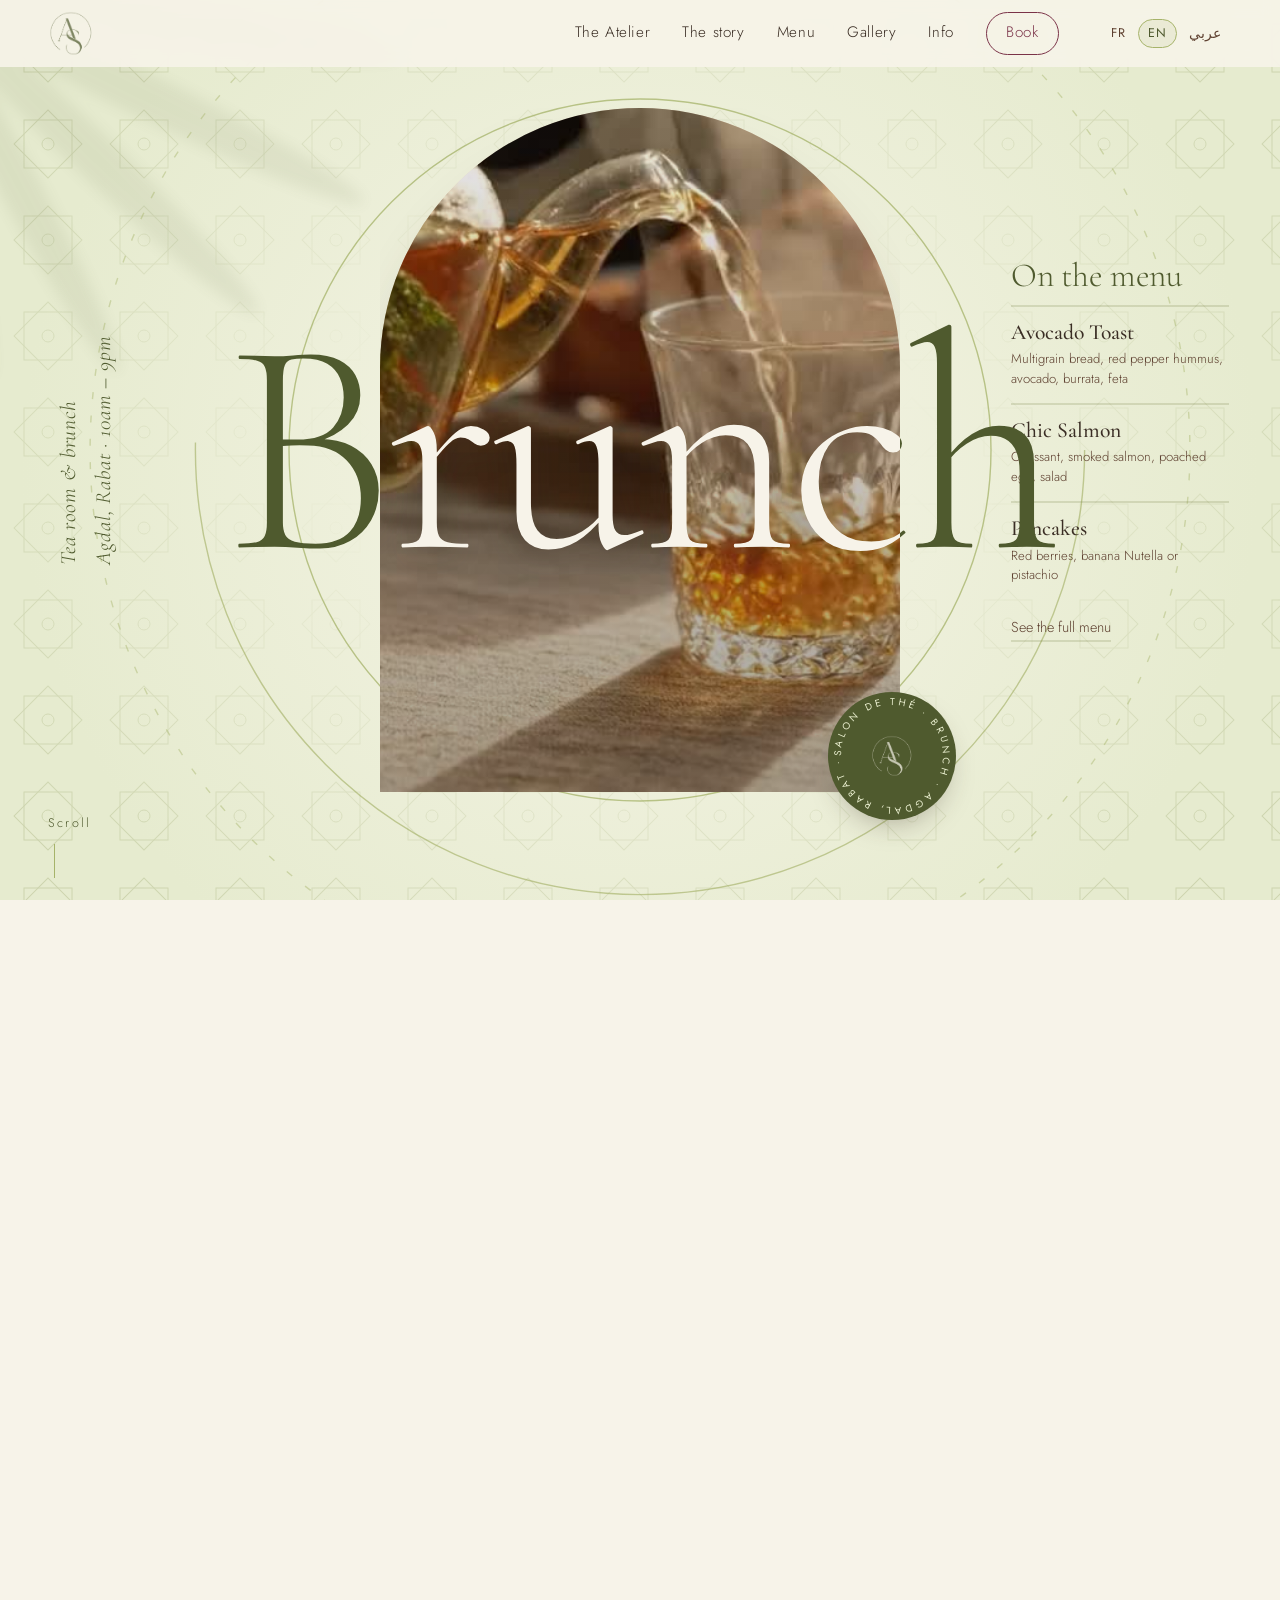
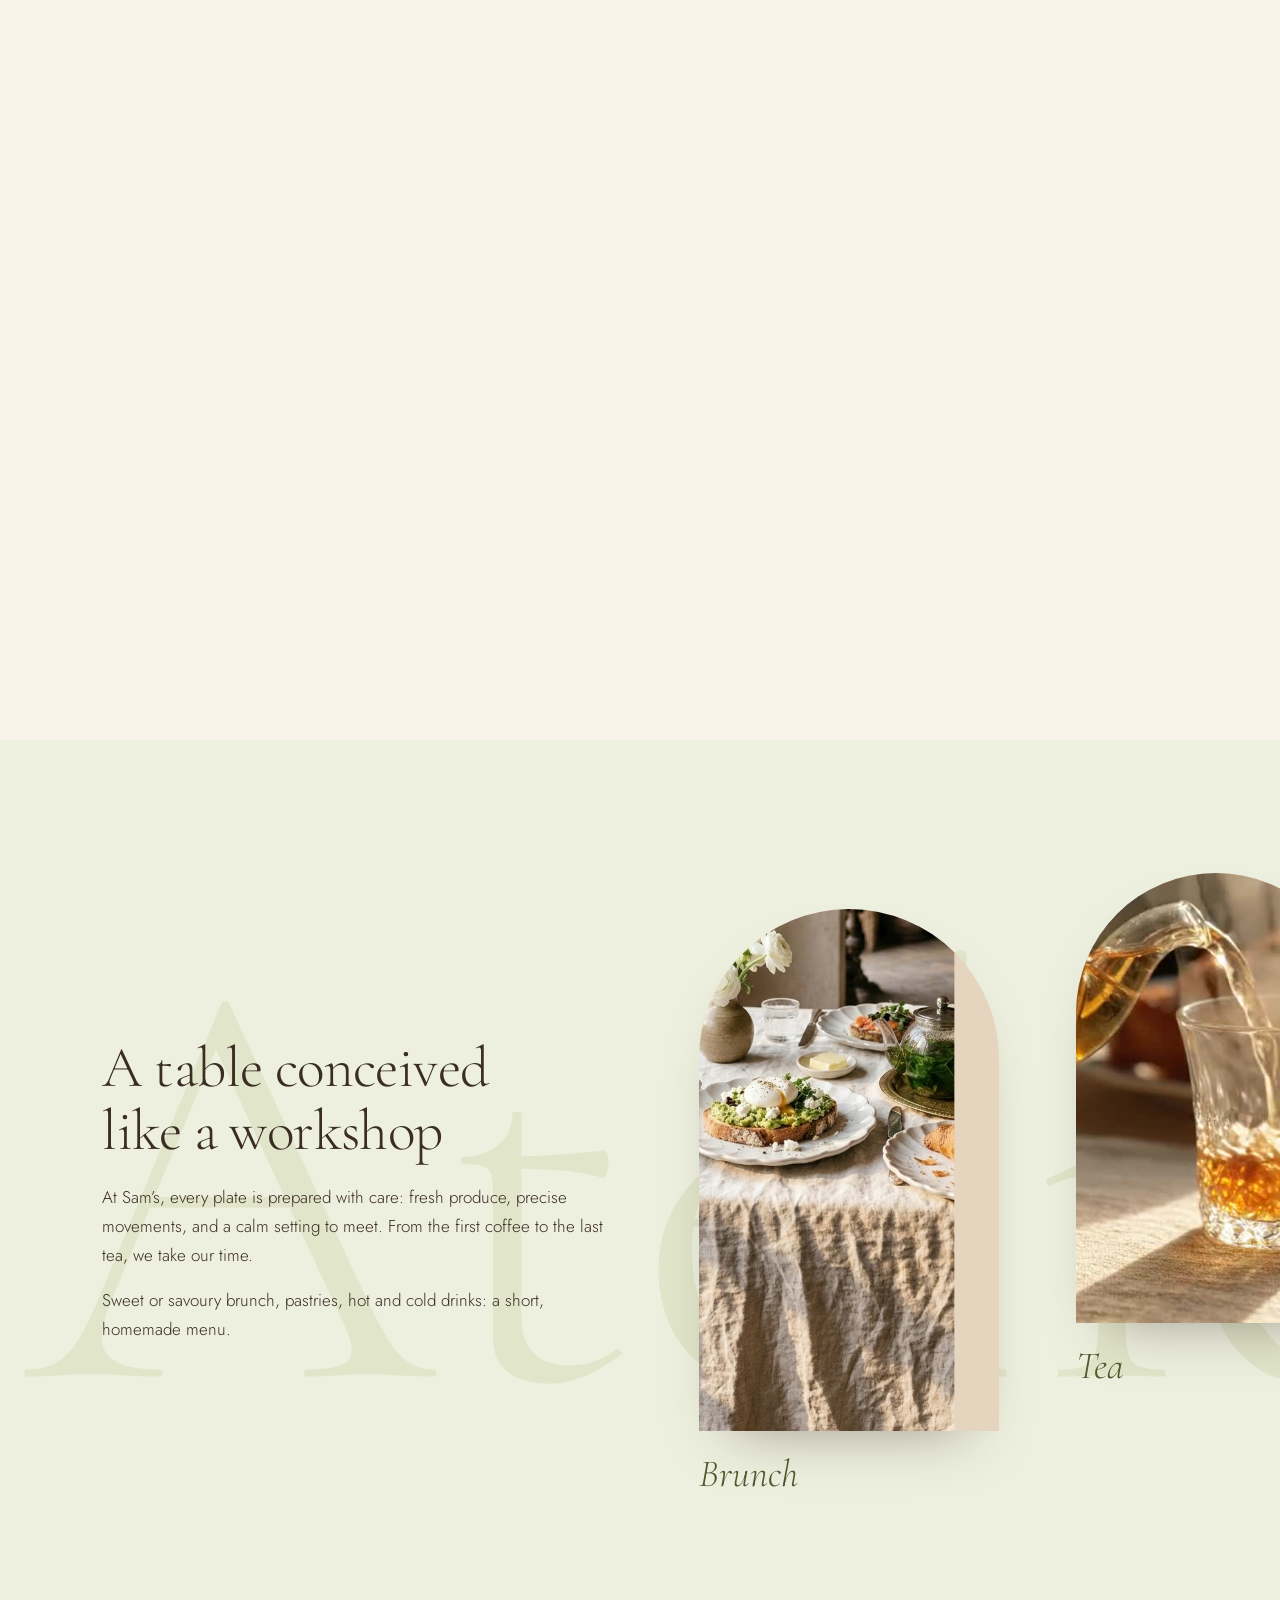
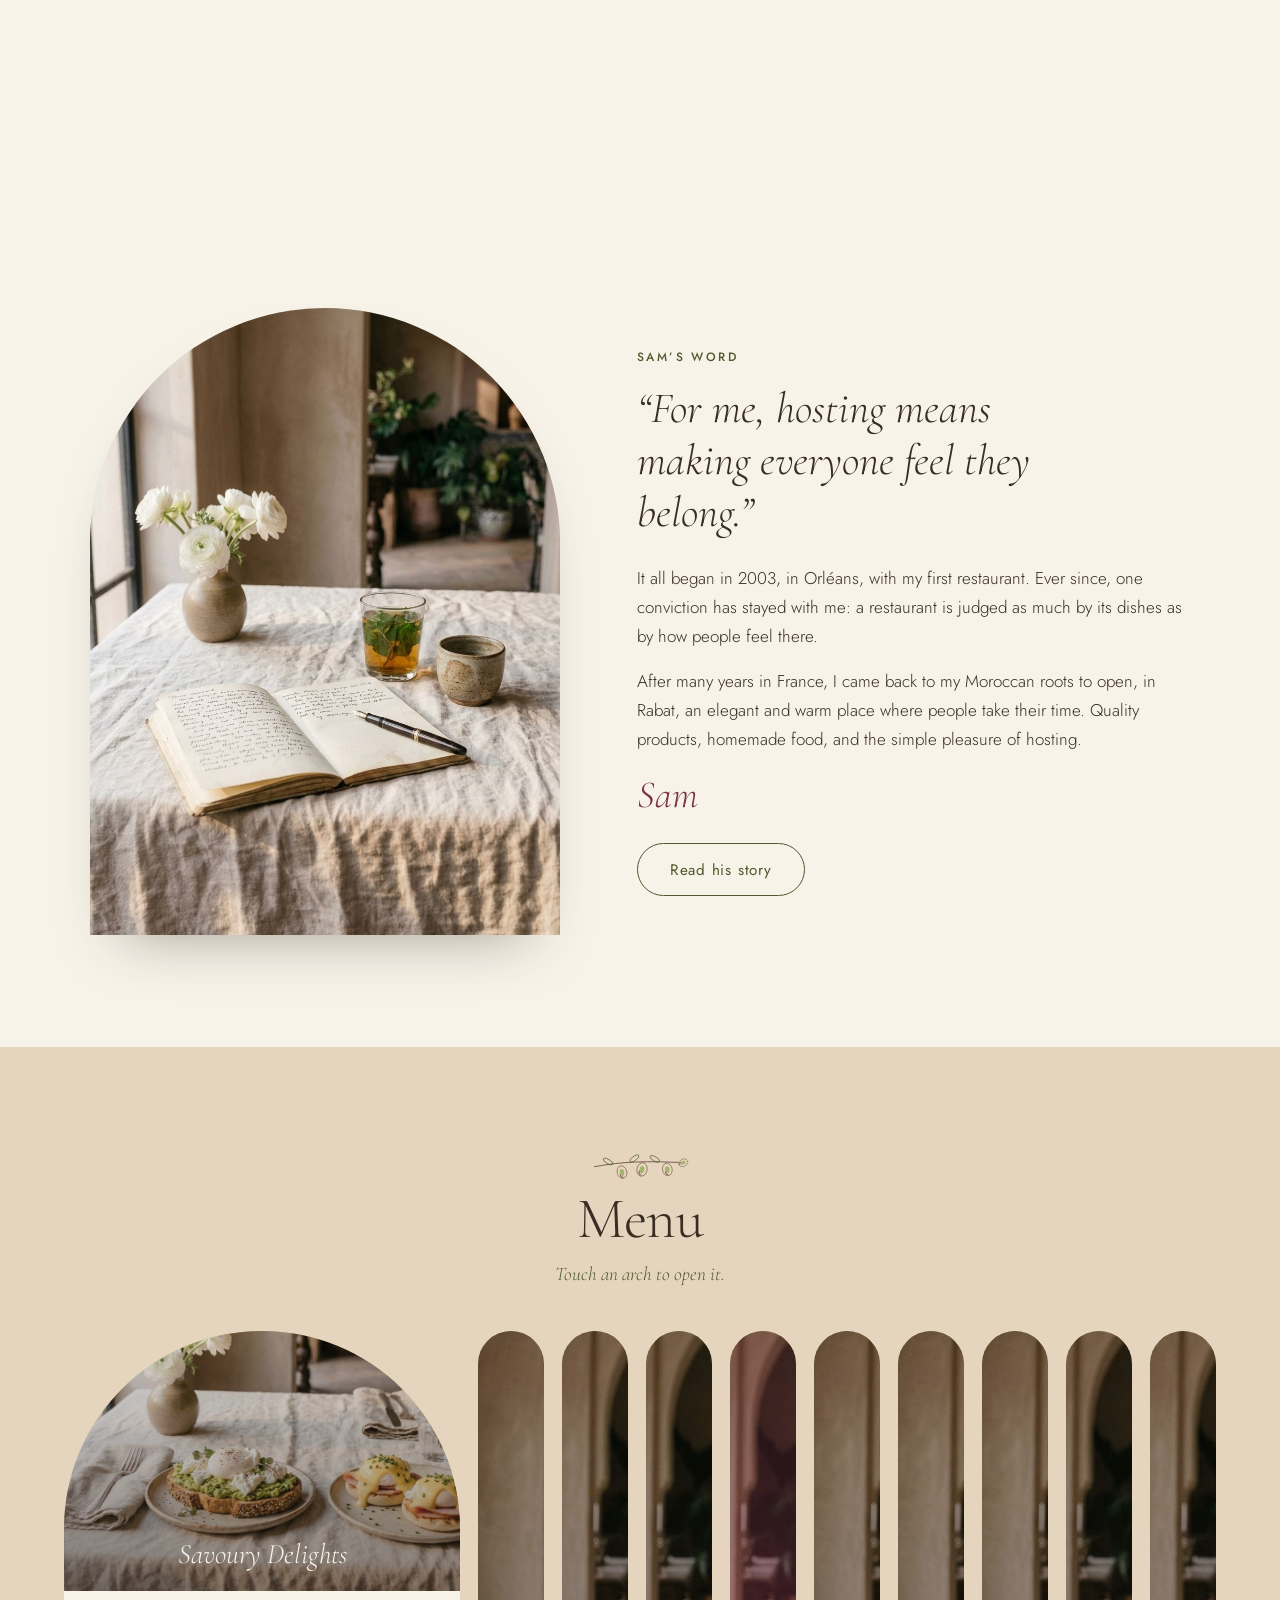
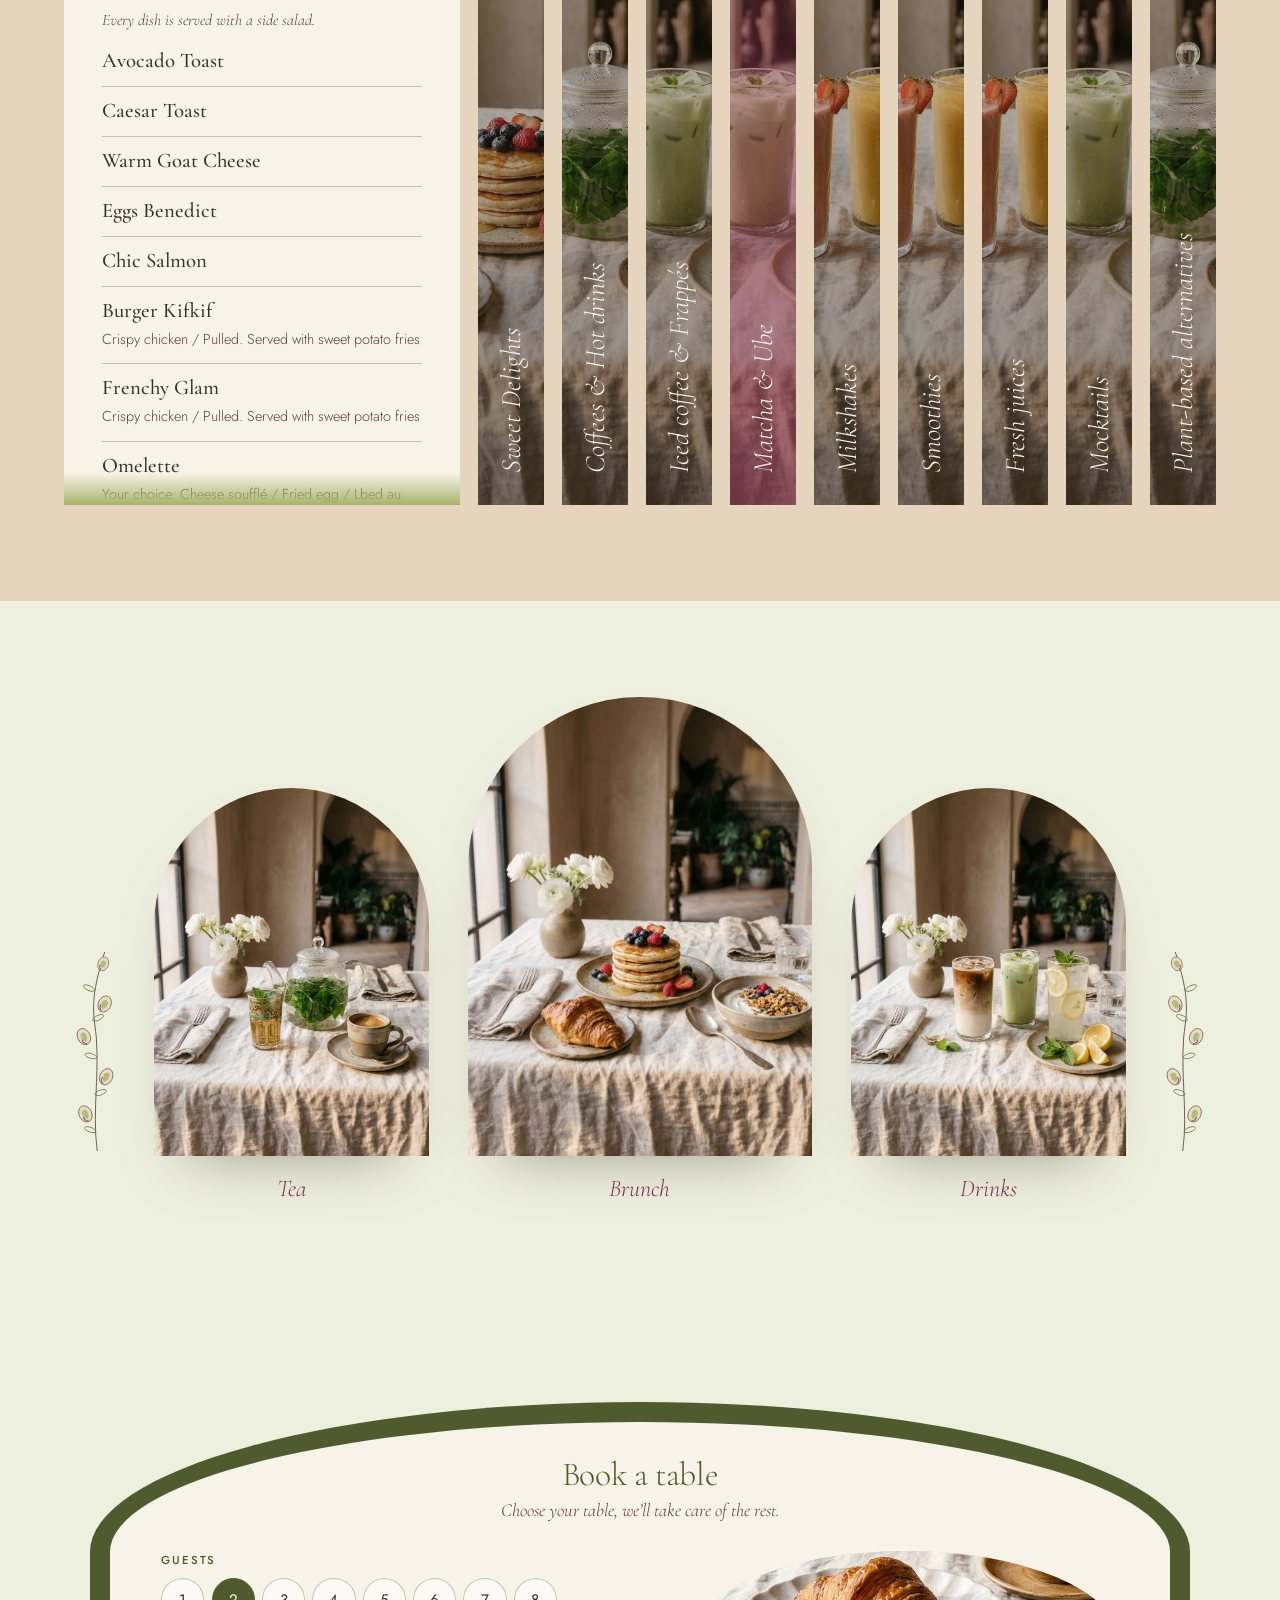
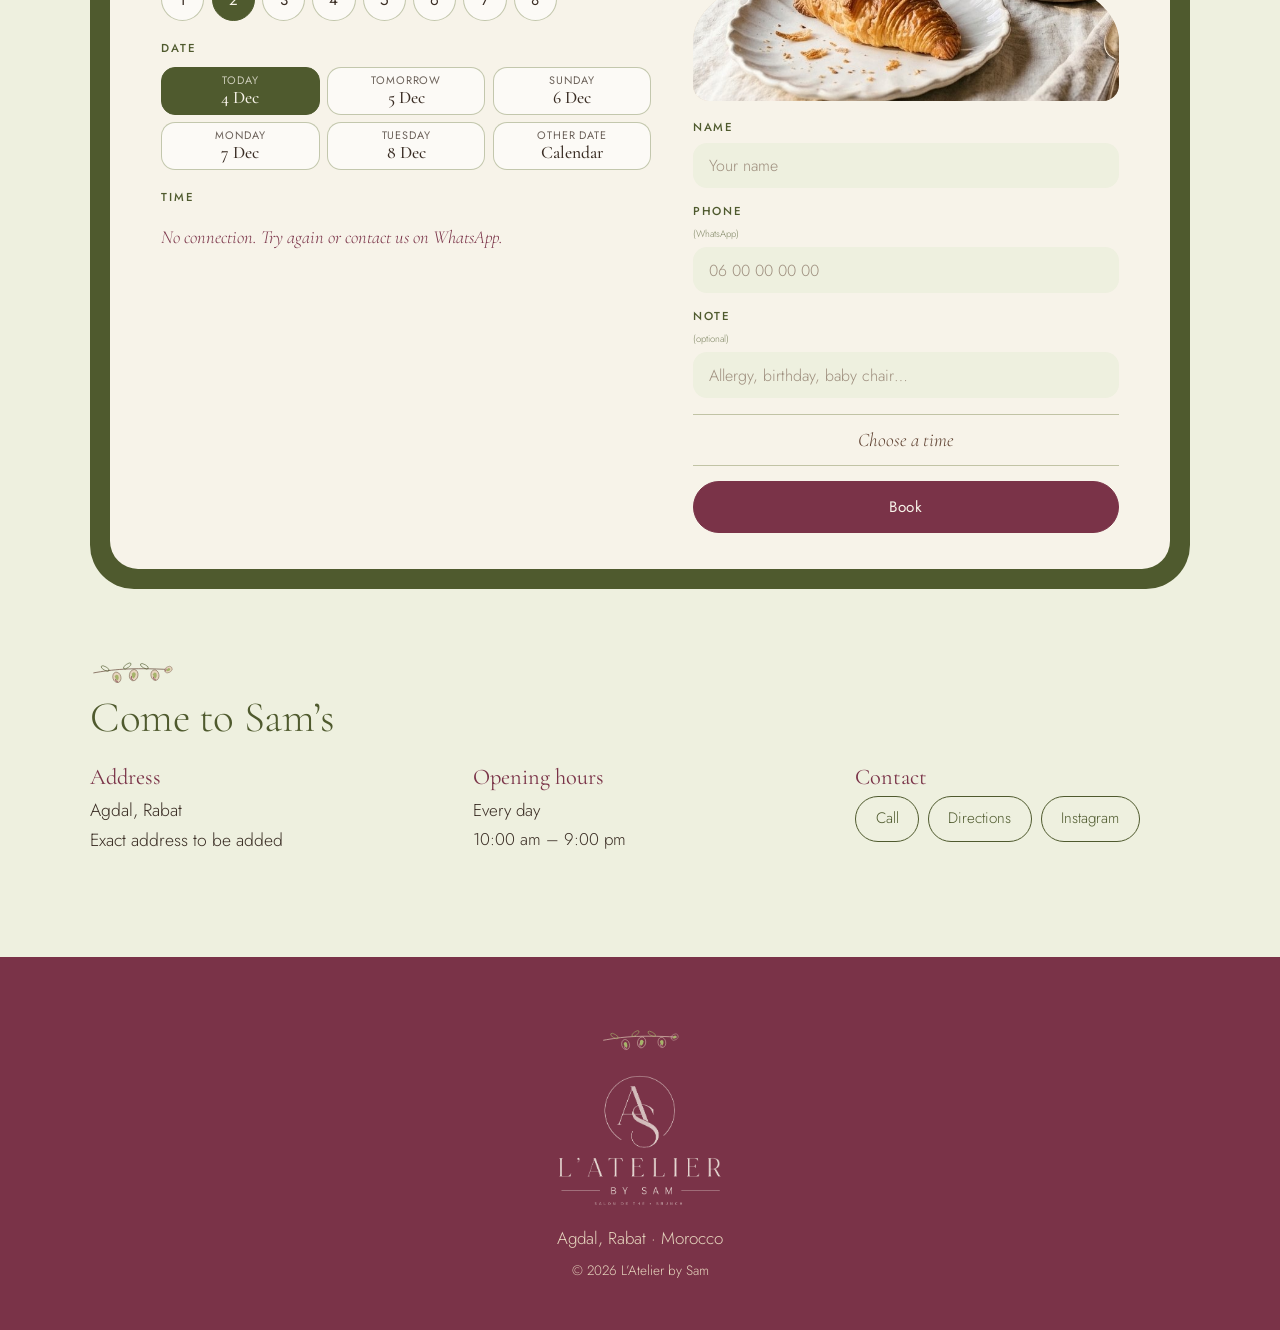
<file: index.html>
<!DOCTYPE html>
<html lang="fr">
<head>
<meta charset="utf-8">
<meta name="viewport" content="width=device-width, initial-scale=1, viewport-fit=cover">
<meta name="theme-color" content="#F7F3E9">
<title>L’Atelier by Sam — Salon de thé & brunch, Agdal Rabat</title>
<meta name="description" content="L’Atelier by Sam, salon de thé et brunch à Agdal, Rabat. Une table élégante pour prendre son temps.">
<link rel="icon" href="assets/monogram.png">
<link rel="preconnect" href="https://fonts.googleapis.com">
<link rel="preconnect" href="https://fonts.gstatic.com" crossorigin>
<link href="https://fonts.googleapis.com/css2?family=Cormorant+Garamond:ital,wght@0,300;0,400;0,500;1,300;1,400&family=Jost:wght@300;400;500&display=swap" rel="stylesheet">
<link rel="stylesheet" href="css/style.css">
<script src="js/i18n.js"></script>
</head>
<body>

<header class="top" id="top">
  <a class="brand" href="#accueil" aria-label="L’Atelier by Sam — accueil">
    <img src="assets/monogram.png" alt="" width="52" height="50">
  </a>
  <button class="burger" aria-expanded="false" aria-controls="nav" aria-label="Menu"><span></span><span></span></button>
  <nav id="nav" class="nav">
    <a href="#atelier">L’Atelier</a>
    <a href="#sam">L’histoire</a>
    <a href="#carte">La carte</a>
    <a href="#galerie">Galerie</a>
    <a href="#infos">Infos</a>
    <a href="#reserver" class="nav-cta">Réserver</a>
  </nav>
</header>

<main>

<section class="reveal" id="accueil">
  <h1 class="sr">L’Atelier by Sam — salon de thé et brunch à Agdal, Rabat</h1>
  <div class="stick">
    <div class="deco" aria-hidden="false">
      <div class="pattern" aria-hidden="true"></div>
      <svg class="palm" viewBox="0 0 600 600" aria-hidden="true"><defs><filter id="pb"><feGaussianBlur stdDeviation="7"/></filter></defs><g filter="url(#pb)" fill="#4F5A2E"><ellipse cx="230" cy="40" rx="230" ry="20" transform="rotate(8)"/><ellipse cx="230" cy="40" rx="250" ry="22" transform="rotate(26)"/><ellipse cx="230" cy="40" rx="240" ry="22" transform="rotate(44)"/><ellipse cx="230" cy="40" rx="215" ry="20" transform="rotate(62)"/><ellipse cx="230" cy="40" rx="190" ry="18" transform="rotate(78)"/></g></svg>
      <div class="rings" aria-hidden="true"><svg viewBox="0 0 1000 1000"><circle class="r1" cx="500" cy="500" r="300"/><circle class="r2" cx="500" cy="500" r="380"/><circle class="r3" cx="500" cy="500" r="470"/></svg></div>
      <p class="side-l">Salon de thé &amp; brunch<br>Agdal, Rabat · 10h – 21h</p>
      <aside class="side-r">
        <h2>Au menu</h2>
        <ul>
          <li><b>Toast Avocado</b><span>Pain céréales, houmous poivron, avocat, burrata, feta</span></li>
          <li><b>Chic Salmon</b><span>Croissant, saumon fumé, œuf poché, salade</span></li>
          <li><b>Pancakes</b><span>Fruits rouges, banane Nutella ou pistache</span></li>
        </ul>
        <a href="#carte">Voir toute la carte</a>
      </aside>
    </div>
    <span class="w back" aria-hidden="true">Brunch</span>
    <figure class="gate">
      <video class="g-video" src="assets/photos/tea.mp4" poster="assets/photos/tea-poster.jpg" autoplay muted loop playsinline preload="auto" aria-hidden="true"></video>
      <picture class="g-photo">
        <source media="(max-width:800px)" srcset="assets/photos/hero-mobile.jpg">
        <img src="assets/photos/hero-desktop.jpg" alt="Table de brunch dressée près d’une grande fenêtre" width="1376" height="768">
      </picture>
      <span class="w front" aria-hidden="true">Brunch</span>
      <div class="shade"></div>
      <div class="gate-over">
        <img class="gate-logo" src="assets/logo-light.png" alt="L’Atelier by Sam" width="300" height="238">
        <p>Un brunch soigné, un thé bien infusé,<br>et le temps de s’asseoir.</p>
        <div class="actions">
          <a class="btn btn-light" href="#reserver">Réserver une table</a>
          <a class="btn btn-ghost" href="#carte">Voir la carte</a>
        </div>
      </div>
    </figure>
    <div class="badge" aria-hidden="true">
      <svg viewBox="0 0 200 200"><defs><path id="circ" d="M100,100 m-80,0 a80,80 0 1,1 160,0 a80,80 0 1,1 -160,0"/></defs>
        <text><textPath href="#circ" textLength="496" lengthAdjust="spacing">Salon de thé · Brunch · Agdal, Rabat · </textPath></text></svg>
      <img src="assets/monogram-light.png" alt="" width="450" height="435">
    </div>
    <p class="hint">Faites défiler</p>
  </div>
</section>

<section class="arcade" id="atelier">
  <div class="arcade-stick">
    <span class="ghost" aria-hidden="true">Atelier</span>
    <div class="track">
      <div class="pan intro">
        <h2>Une table pensée<br>comme un atelier</h2>
        <p>Chez Sam, chaque assiette est préparée avec soin : des produits frais, des gestes précis, et un cadre calme pour se retrouver. Du premier café au dernier thé, on prend son temps.</p>
        <p>Brunch sucré ou salé, pâtisseries, boissons chaudes et froides : une carte courte, faite maison.</p>
      </div>
      <figure class="pan a a1"><div class="frame"><img src="assets/photos/table.jpg" alt="Table de brunch, fleurs et pain" width="608" height="810" loading="lazy"></div><figcaption>Brunch</figcaption></figure>
      <figure class="pan a a2"><div class="frame"><video src="assets/photos/tea.mp4" poster="assets/photos/tea-poster.jpg" autoplay muted loop playsinline preload="metadata" aria-label="Thé à la menthe versé dans un verre"></video></div><figcaption>Thé</figcaption></figure>
      <figure class="pan a a3"><div class="frame"><img src="assets/photos/croissant.jpg" alt="Croissant doré sur assiette" width="420" height="560" loading="lazy"></div><figcaption>Pâtisserie</figcaption></figure>
      <figure class="pan a a4"><div class="frame"><img src="assets/photos/latte.jpg" alt="Café avec latte art" width="320" height="427" loading="lazy"></div><figcaption>Café</figcaption></figure>
      <figure class="pan a a5"><div class="frame"><img src="assets/photos/doorway.jpg" alt="Croissant et café devant l’arche du patio" width="700" height="933" loading="lazy"></div><figcaption>Patio</figcaption></figure>
      <div class="pan outro">
        <p class="big">À table.</p>
        <a class="btn btn-line" href="#carte">Voir la carte</a>
      </div>
    </div>
    <div class="prog" aria-hidden="true"><i></i></div>
  </div>
</section>

<section class="sam" id="sam">
  <div class="sam-wrap">
    <figure class="sam-photo">
      <img src="assets/photos/sam-schrift.jpg" alt="Un carnet ouvert et une plume sur une table en lin, avec un verre de thé à la menthe et des renoncules blanches" width="896" height="1200" loading="lazy">
    </figure>
    <div class="sam-text">
      <p class="eyebrow">Le mot de Sam</p>
      <blockquote class="sam-quote">« Pour moi, recevoir, c’est faire en sorte que chacun se sente à sa place. »</blockquote>
      <p>Tout commence en 2003, à Orléans, avec mon premier restaurant. Depuis, une conviction ne m’a jamais quitté : un restaurant se juge autant à ses plats qu’à la façon dont on s’y sent.</p>
      <p>Après de longues années en France, je suis revenu à mes racines marocaines pour ouvrir, à Rabat, un lieu élégant et chaleureux où l’on prend le temps. Des produits de qualité, du fait maison, et le plaisir simple de recevoir.</p>
      <p class="sign">Sam</p>
      <a class="btn btn-line" href="histoire.html">Lire son histoire</a>
    </div>
  </div>
</section>

<section class="carte" id="carte">
  <img class="spr" src="assets/deco/noten.svg" alt="" aria-hidden="true" width="120" height="45">
  <h2>La carte</h2>
  <p class="carte-sub"><span class="d">Touchez une arche pour l’ouvrir.</span><span class="m">Choisissez une catégorie.</span></p>
  <div class="acc-row" id="acc"></div>
</section>

<section class="galerie" id="galerie" aria-label="Galerie">
  <figure class="gp"><div class="gp-arch"><img src="assets/photos/menu-tea-chaudes.jpg" alt="Thé à la menthe et expresso sur une table en lin" width="896" height="1200" loading="lazy"></div><figcaption>Le thé</figcaption></figure>
  <figure class="gp gp-mid"><div class="gp-arch"><img src="assets/photos/menu-sucres.jpg" alt="Pancakes, croissant et granola" width="896" height="1200" loading="lazy"></div><figcaption>Le brunch</figcaption></figure>
  <figure class="gp"><div class="gp-arch"><img src="assets/photos/menu-froides.jpg" alt="Iced latté, matcha et limonade" width="896" height="1200" loading="lazy"></div><figcaption>Les boissons</figcaption></figure>
</section>

<section class="reserver" id="reserver">
  <div class="resa-wrap">
    <div class="resa-stage"><form id="resa" class="resa-card" novalidate>
      <header class="resa-head">
        <h2>Réserver une table</h2>
        <p class="resa-sub">Choisissez votre table, nous nous occupons du reste.</p>
      </header>
      <div class="resa-grid">
        <div class="resa-col">
          <fieldset><legend>Personnes</legend><div class="chipset pers" id="pers"></div></fieldset>
          <fieldset><legend>Date</legend><div class="days" id="days"></div><input type="date" id="date-more" class="date-more" aria-label="Autre date" hidden></fieldset>
          <fieldset><legend>Heure</legend><div class="slots" id="slots"></div></fieldset>
        </div>
        <div class="resa-col">
          <div class="resa-photo"><img src="assets/photos/reserver.jpg" alt="Table dressée chez L’Atelier by Sam" width="700" height="933" loading="lazy"></div>
          <label class="fld">Nom<input name="nom" required autocomplete="name" placeholder="Votre nom"></label>
          <label class="fld">Téléphone <small>(WhatsApp)</small><input name="tel" type="tel" inputmode="tel" autocomplete="tel" placeholder="06 00 00 00 00"></label>
          <label class="fld">Remarque <small>(facultatif)</small><input name="note" placeholder="Allergie, anniversaire, chaise bébé…"></label>
          <p class="recap" id="recap" aria-live="polite">Choisissez une heure</p>
          <p class="resa-err" id="resa-err" role="alert" hidden></p>
          <button class="btn btn-solid" id="resa-btn" type="submit">Réserver</button>
        </div>
      </div>
    </form>
    <div class="resa-done" id="resa-done" hidden aria-live="polite"></div></div>
    <div class="resa-info" id="infos">
      <img class="spr spr-l" src="assets/deco/noten.svg" alt="" aria-hidden="true" width="100" height="37">
      <h2>Venir chez Sam</h2>
      <div><h3>Adresse</h3><p class="lead">Agdal, Rabat<br><span data-edit>Adresse exacte à ajouter</span></p></div>
      <div><h3>Horaires</h3><p>Tous les jours<br>10h00 – 21h00</p></div>
      <div><h3>Contact</h3>
        <div class="pills">
          <a class="pill" href="tel:+212600000000" data-edit>Appeler</a>
          <a class="pill" href="https://www.google.com/maps/search/?api=1&query=L%27Atelier+by+Sam+Agdal+Rabat" target="_blank" rel="noopener">Itinéraire</a>
          <a class="pill" href="https://instagram.com/" target="_blank" rel="noopener" data-edit>Instagram</a>
        </div>
      </div>
    </div>
  </div>
</section>

</main>

<footer>
  <img class="spr" src="assets/deco/noten-licht.svg" alt="" aria-hidden="true" width="90" height="34">
  <img src="assets/logo-light.png" alt="L’Atelier by Sam" width="200" height="159">
  <p>Agdal, Rabat · Maroc</p>
  <p class="small">© <span id="y">2026</span> L’Atelier by Sam</p>
</footer>

<nav class="bar" id="bar" aria-label="Actions rapides">
  <a class="main" href="#reserver">Réserver</a>
  <a id="bar-wa" href="#reserver" target="_blank" rel="noopener">WhatsApp</a>
  <a href="https://www.google.com/maps/search/?api=1&query=L%27Atelier+by+Sam+Agdal+Rabat" target="_blank" rel="noopener">Itinéraire</a>
</nav>

<script src="js/menu.js"></script>
<script src="js/main.js"></script>
</body>
</html>
</file>
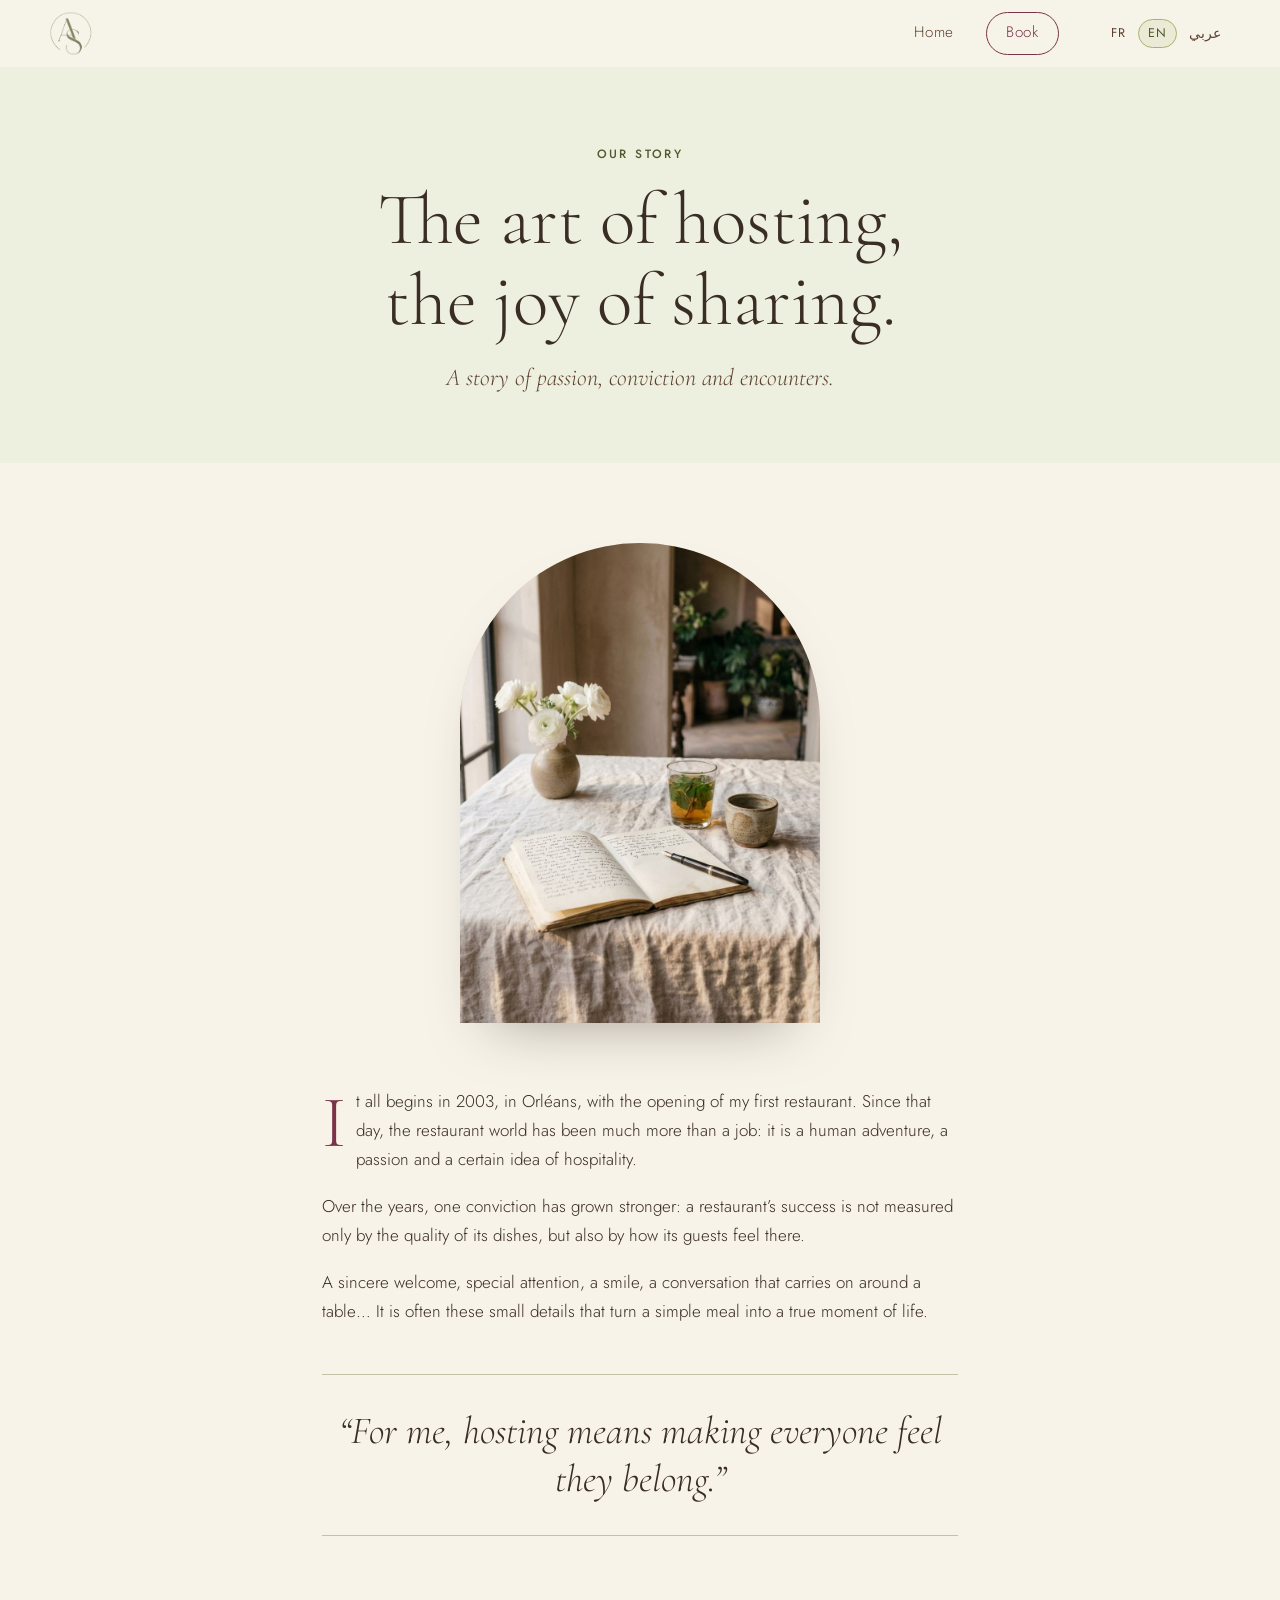
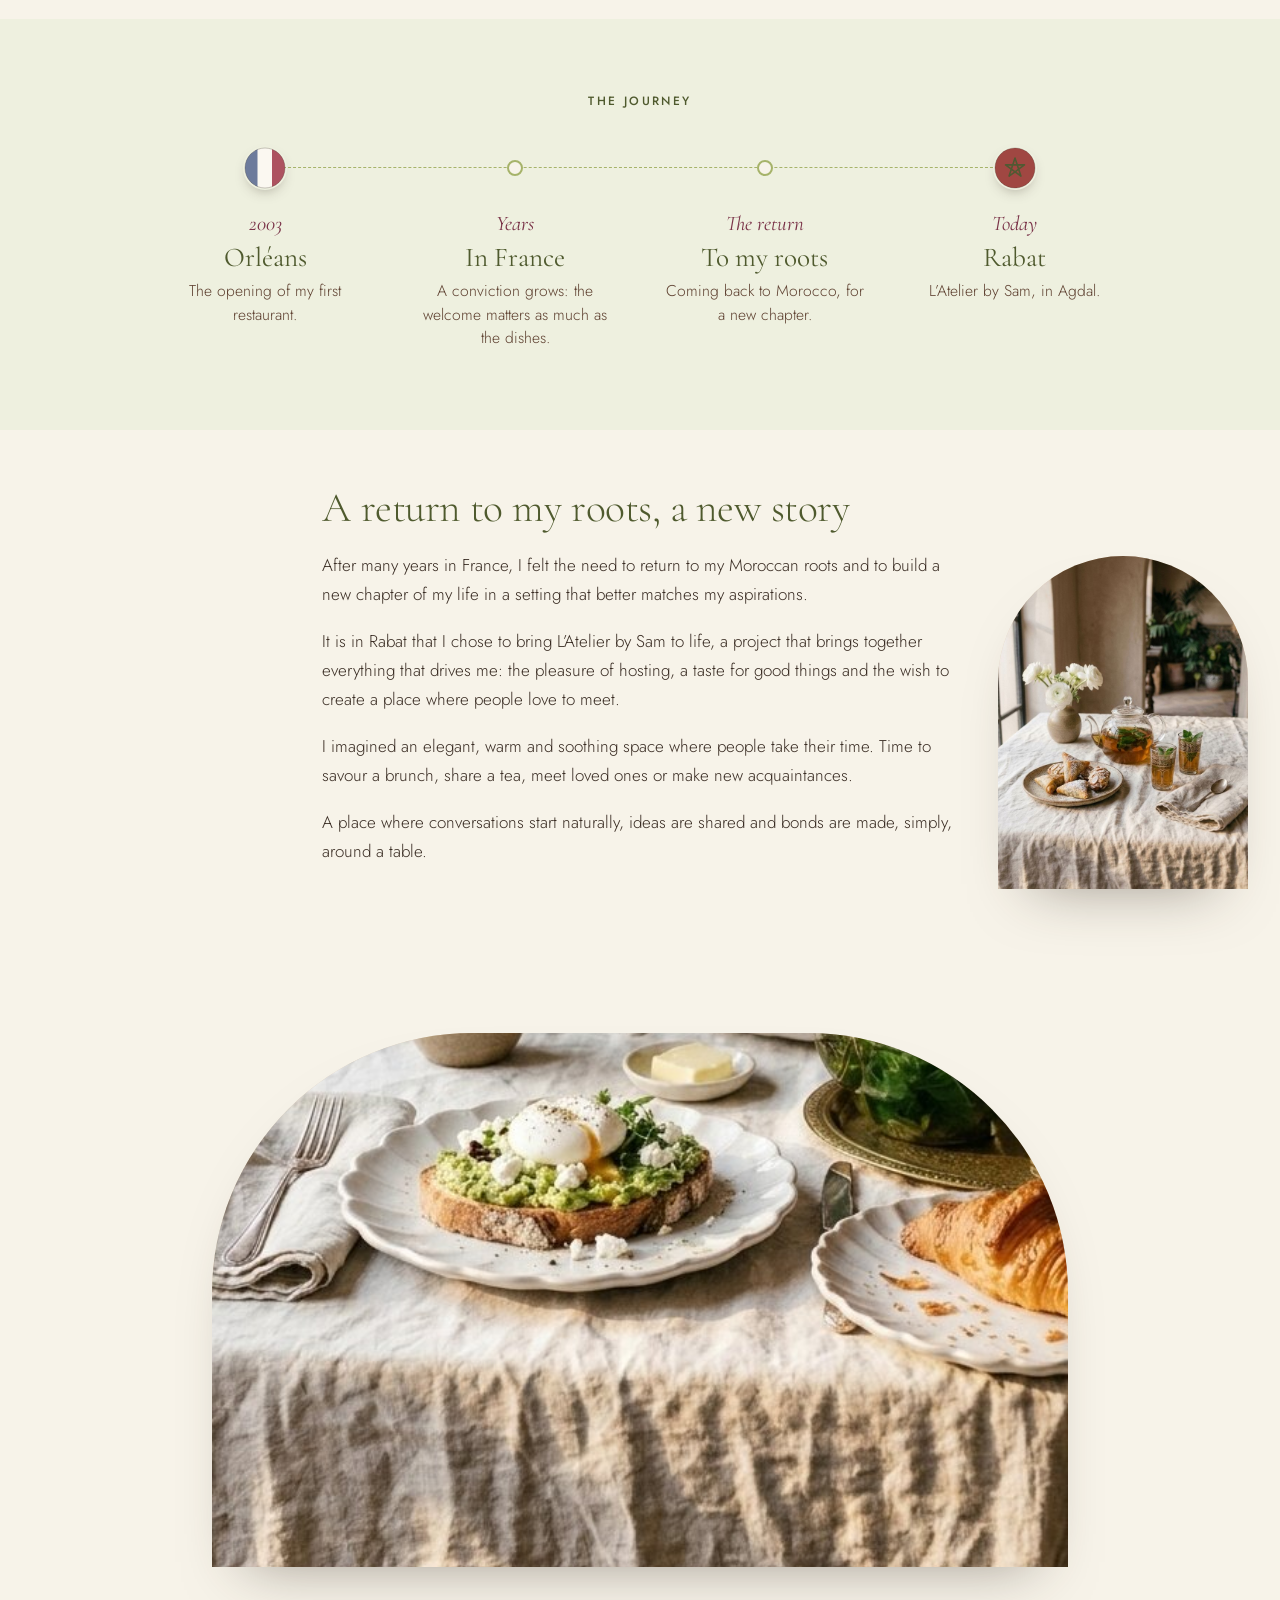
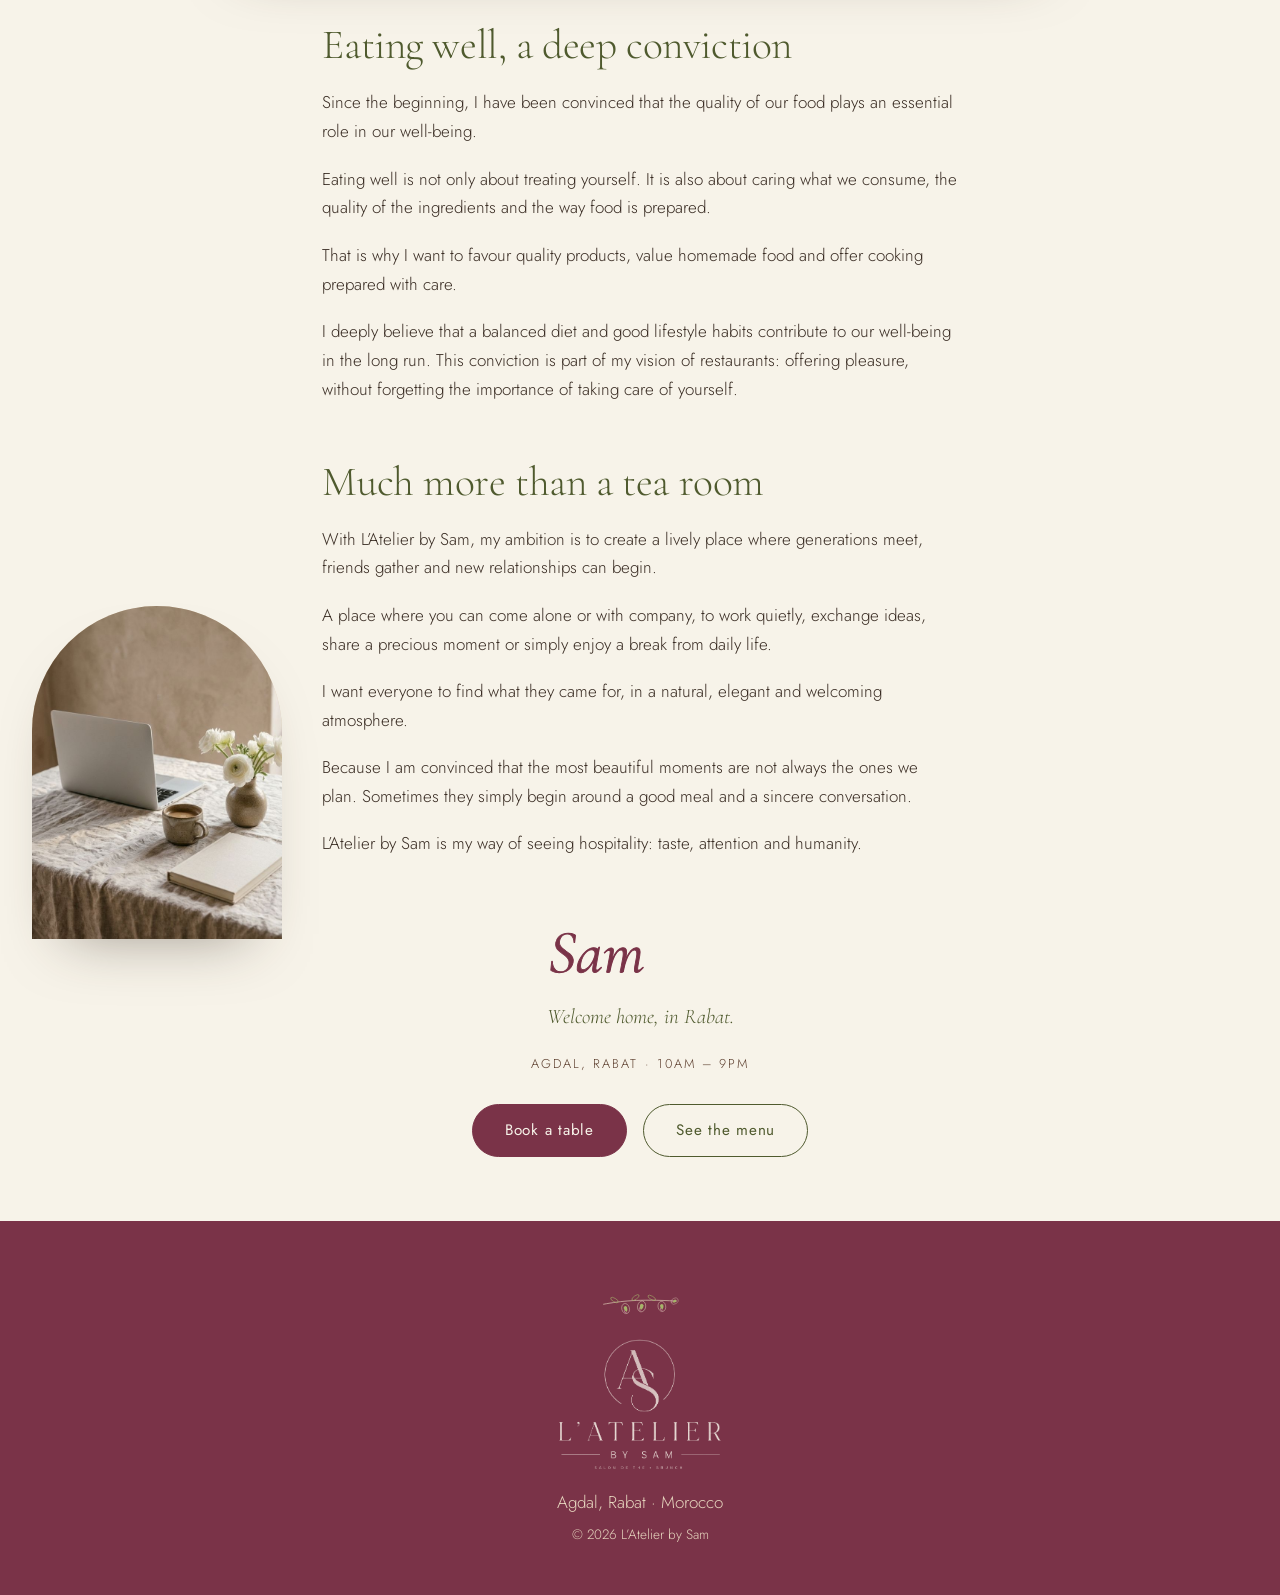
<file: histoire.html>
<!DOCTYPE html>
<html lang="fr">
<head>
<meta charset="utf-8">
<meta name="viewport" content="width=device-width, initial-scale=1, viewport-fit=cover">
<meta name="theme-color" content="#F7F3E9">
<title>Notre histoire · L’Atelier by Sam, Agdal Rabat</title>
<meta name="description" content="L’histoire de Sam : de son premier restaurant à Orléans en 2003 à L’Atelier by Sam, salon de thé et brunch à Agdal, Rabat.">
<link rel="icon" href="assets/monogram.png">
<link rel="preconnect" href="https://fonts.googleapis.com">
<link rel="preconnect" href="https://fonts.gstatic.com" crossorigin>
<link href="https://fonts.googleapis.com/css2?family=Cormorant+Garamond:ital,wght@0,300;0,400;0,500;1,300;1,400&family=Jost:wght@300;400;500&display=swap" rel="stylesheet">
<link rel="stylesheet" href="css/style.css">
<script src="js/i18n.js"></script>
</head>
<body>

<header class="top">
  <a class="brand" href="index.html" aria-label="L’Atelier by Sam, accueil">
    <img src="assets/monogram.png" alt="" width="52" height="50">
  </a>
  <nav class="nav nav-simple">
    <a class="nav-back" href="index.html">Accueil</a>
    <a href="index.html#reserver" class="nav-cta">Réserver</a>
  </nav>
</header>

<main>
  <section class="h-hero">
    <p class="eyebrow">Notre histoire</p>
    <h1>L’art de recevoir, le plaisir de partager.</h1>
    <p class="lede">Une histoire de passion, de convictions et de rencontres.</p>
  </section>

  <article class="h-body">
    <figure class="sam-photo">
      <img src="assets/photos/sam-schrift.jpg" alt="Un carnet ouvert et une plume sur une table en lin, avec un verre de thé à la menthe et des renoncules blanches" width="896" height="1200">
    </figure>

    <p class="drop">Tout commence en 2003, à Orléans, avec l’ouverture de mon premier restaurant. Depuis ce jour, la restauration est bien plus qu’un métier : c’est une aventure humaine, une passion et une certaine idée de l’hospitalité.</p>
    <p>Au fil des années, une conviction s’est renforcée : la réussite d’un restaurant ne se mesure pas uniquement à la qualité de ses plats, mais aussi à la façon dont ses clients s’y sentent.</p>
    <p>Un accueil sincère, une attention particulière, un sourire, une conversation qui se prolonge autour d’une table… Ce sont souvent ces petits détails qui transforment un simple repas en un véritable moment de vie.</p>

    <p class="h-pull">« Pour moi, recevoir, c’est faire en sorte que chacun se sente à sa place. »</p>

  </article>

  <section class="tl" aria-labelledby="tl-t">
    <p class="eyebrow" id="tl-t">Le parcours</p>
    <ol class="tl-list">
      <li class="rv"><span class="tl-dot"><svg class="flag" viewBox="0 0 44 44" role="img" aria-label="France"><clipPath id="cf"><circle cx="22" cy="22" r="20"/></clipPath><g clip-path="url(#cf)"><rect width="15" height="44" fill="#6B7BA0"/><rect x="14.5" width="15" height="44" fill="#FBF8F0"/><rect x="29" width="16" height="44" fill="#B5505F"/></g><circle cx="22" cy="22" r="20" fill="none" stroke="rgba(58,45,36,.25)"/></svg></span><b class="tl-y">2003</b><h3>Orléans</h3><p>L’ouverture de mon premier restaurant.</p></li>
      <li class="rv" style="--d:.12s"><span class="tl-dot"></span><b class="tl-y">Des années</b><h3>En France</h3><p>Une conviction se renforce : l’accueil compte autant que les plats.</p></li>
      <li class="rv" style="--d:.24s"><span class="tl-dot"></span><b class="tl-y">Le retour</b><h3>Aux racines</h3><p>Revenir au Maroc, pour un nouveau chapitre.</p></li>
      <li class="rv" style="--d:.36s"><span class="tl-dot"><svg class="flag" viewBox="0 0 44 44" role="img" aria-label="Maroc"><clipPath id="cm"><circle cx="22" cy="22" r="20"/></clipPath><g clip-path="url(#cm)"><rect width="44" height="44" fill="#A8453F"/></g><path d="M22 12 L27.88 30.09 L12.49 18.91 L31.51 18.91 L16.12 30.09 Z" fill="none" stroke="#4F5A2E" stroke-width="1.6" stroke-linejoin="round"/><circle cx="22" cy="22" r="20" fill="none" stroke="rgba(58,45,36,.25)"/></svg></span><b class="tl-y">Aujourd’hui</b><h3>Rabat</h3><p>L’Atelier by Sam, à Agdal.</p></li>
    </ol>
  </section>

  <article class="h-body h-cont">
    <h2>Un retour aux racines, une nouvelle histoire</h2>
    <figure class="h-fig h-fig-r"><img src="assets/photos/the-menthe.jpg" alt="Une théière en verre, du thé à la menthe et des pâtisseries aux amandes sur une table en lin" width="672" height="900" loading="lazy"></figure>
    <p>Après de nombreuses années en France, j’ai ressenti le besoin de revenir à mes racines marocaines et de construire un nouveau chapitre de ma vie dans un cadre qui correspond davantage à mes aspirations.</p>
    <p>C’est à Rabat que j’ai choisi de donner vie à L’Atelier by Sam, un projet qui rassemble tout ce qui m’anime : le plaisir de recevoir, le goût des bonnes choses et l’envie de créer un lieu où les gens aiment se retrouver.</p>
    <p>J’ai imaginé un espace élégant, chaleureux et apaisant, où l’on prend le temps. Le temps de savourer un brunch, de partager un thé, de retrouver ses proches ou de faire de nouvelles rencontres.</p>
    <p>Un lieu où les conversations naissent naturellement, où les idées se partagent et où les liens se créent, simplement, autour d’une table.</p>
  </article>

  <figure class="h-wide">
    <div class="gp-arch"><img src="assets/photos/salle.jpg" alt="La salle de L’Atelier by Sam" width="1200" height="750" loading="lazy"></div>
  </figure>

  <article class="h-body" style="padding-top:0">
    <h2 style="margin-top:0">Bien manger, une conviction profonde</h2>
    <p>Depuis mes débuts, je suis convaincu que la qualité de notre alimentation joue un rôle essentiel dans notre bien-être.</p>
    <p>Bien manger, ce n’est pas seulement se faire plaisir. C’est aussi accorder de l’importance à ce que l’on consomme, à la qualité des ingrédients et à la manière dont les aliments sont préparés.</p>
    <p>C’est pourquoi je souhaite privilégier des produits de qualité, valoriser le fait maison et proposer une cuisine préparée avec soin.</p>
    <p>Je crois profondément qu’une alimentation équilibrée et de bonnes habitudes de vie participent à notre bien-être sur le long terme. Cette conviction fait partie de ma vision de la restauration : offrir du plaisir, sans oublier l’importance de prendre soin de soi.</p>

    <h2>Bien plus qu’un salon de thé</h2>
    <p>Avec L’Atelier by Sam, mon ambition est de créer un lieu vivant, où les générations se rencontrent, où les amis se retrouvent et où de nouvelles relations peuvent naître.</p>
    <figure class="h-fig h-fig-l"><img src="assets/photos/travailler.jpg" alt="Un ordinateur portable, un café et des renoncules blanches sur une table en lin" width="672" height="900" loading="lazy"></figure>
    <p>Un endroit où l’on peut venir seul ou accompagné, pour travailler tranquillement, échanger des idées, partager un moment précieux ou simplement profiter d’une pause dans le quotidien.</p>
    <p>Je souhaite que chacun puisse y trouver ce qu’il est venu chercher, dans une atmosphère naturelle, élégante et accueillante.</p>
    <p>Car je suis convaincu que les plus beaux moments ne sont pas toujours ceux que l’on prévoit. Parfois, ils commencent simplement autour d’un bon repas et d’une conversation sincère.</p>
    <p>L’Atelier by Sam, c’est ma façon de concevoir l’hospitalité : du goût, de l’attention et de l’humain.</p>

    <div class="h-end">
      <p class="sign" aria-label="Sam"><svg class="sign-svg" viewBox="0 0 230 96" aria-hidden="true"><text x="4" y="70" class="sign-t">Sam</text></svg></p>
      <p class="welcome">Bienvenue chez vous, à Rabat.</p>
      <p class="h-info">Agdal, Rabat · 10h – 21h</p>
      <div class="actions">
        <a class="btn btn-solid" href="index.html#reserver">Réserver une table</a>
        <a class="btn btn-line" href="index.html#carte">Voir la carte</a>
      </div>
    </div>
  </article>
</main>

<footer>
  <img class="spr" src="assets/deco/noten-licht.svg" alt="" aria-hidden="true" width="90" height="34">
  <img src="assets/logo-light.png" alt="L’Atelier by Sam" width="200" height="159">
  <p>Agdal, Rabat · Maroc</p>
  <p class="small">© 2026 L’Atelier by Sam</p>
</footer>

<script src="js/histoire.js"></script>
</body>
</html>
</file>
<file: css/style.css>
/* ===== Kleuren: pas hier aan zodra Sam zijn kleuren doorgeeft ===== */
:root{
  --cream:#F7F3E9;        /* achtergrond */
  --sand:#E6D5BE;         /* tweede vlak */
  --mist:#EEF0DF;         /* zachte pistache-tint (arcade, galerij) */
  --pistache:#A6B36A;     /* accent: lijnen, ringen */
  --pistache-l:#C9D1A0;
  --olive:#4F5A2E;        /* donker groen: knoppen, reservering */
  --plum:#7A3348;         /* prijzen en kleine accenten */
  --taupe:#5E4030;        /* noyer: secundaire tekst */
  --espresso:#3A2D24;     /* tekst */
  --sage:#8E9A5B;
  --line:rgba(110,122,64,.4);
  --serif:"Cormorant Garamond","Cormorant",Georgia,serif;
  --sans:"Jost","Helvetica Neue",Arial,sans-serif;
}
*{box-sizing:border-box;margin:0;padding:0}
html{scroll-behavior:smooth;scroll-padding-top:84px}
body{background:var(--cream);color:var(--espresso);font-family:var(--sans);font-weight:300;font-size:1.0625rem;line-height:1.7}
img{max-width:100%;height:auto;display:block}
a{color:inherit}
h1,h2,h3{font-family:var(--serif);font-weight:300;line-height:1.1;color:var(--espresso)}
h2{font-size:clamp(2.2rem,5vw,3.6rem);margin-bottom:1.2rem;letter-spacing:-.01em}
h3{font-size:1.9rem;font-weight:400;color:var(--olive);margin-bottom:1rem}
p{max-width:58ch}
:focus-visible{outline:2px solid var(--olive);outline-offset:3px}

/* Header */
.top{position:fixed;inset:0 0 auto 0;z-index:20;display:flex;align-items:center;justify-content:space-between;padding:.7rem clamp(1.2rem,4vw,3rem);background:rgba(247,243,233,.92);backdrop-filter:blur(8px)}
.brand{border-radius:50%;display:block}
.brand img{width:46px;height:auto}
.brand:focus-visible{outline-offset:2px}
.brand:focus:not(:focus-visible){outline:none}
.nav{display:flex;gap:2rem;align-items:center;font-size:.95rem;letter-spacing:.04em}
.nav a{text-decoration:none;padding:.3rem 0;border-bottom:1px solid transparent;transition:border-color .2s}
.nav a:hover{border-color:var(--pistache)}
.nav .nav-cta{color:var(--plum);border:1px solid var(--plum);padding:.45rem 1.2rem;border-radius:999px}
.nav .nav-cta:hover{background:var(--plum);color:var(--cream)}
.burger{display:none;background:none;border:0;width:40px;height:40px;position:relative;cursor:pointer}
.burger span{position:absolute;left:8px;right:8px;height:1px;background:var(--espresso);transition:transform .25s}
.burger span:first-child{top:15px}.burger span:last-child{top:24px}
.burger[aria-expanded="true"] span:first-child{transform:translateY(4.5px) rotate(45deg)}
.burger[aria-expanded="true"] span:last-child{transform:translateY(-4.5px) rotate(-45deg)}

/* Arch frames: échos du cercle du logo */
.arch{border-radius:999px 999px 0 0;overflow:hidden}
.ph{width:100%;height:100%;min-height:100%;background:linear-gradient(160deg,var(--sand),#DCCDB9);display:grid;place-items:center;position:relative}
.ph::after{content:attr(data-label);font-family:var(--serif);font-style:italic;color:var(--taupe);font-size:1.2rem;opacity:.8}
.arch img,.arch video,.g img{width:100%;height:100%;object-fit:cover}

/* Hero: le raam s'ouvre au scroll */
.sr{position:absolute;width:1px;height:1px;overflow:hidden;clip:rect(0 0 0 0);white-space:nowrap}
.reveal{height:260svh;position:relative}
.stick{--aw:min(44vw,520px);--ah:76svh;position:sticky;top:0;height:100svh;overflow:hidden;background:radial-gradient(circle at 50% 52%,#F5F4E6 0%,#E6EBCF 78%)}
.w{font-family:var(--serif);font-weight:300;font-size:min(24vw,40svh);line-height:1;letter-spacing:-.02em;white-space:nowrap;position:absolute;left:50%;top:50%;transform:translate(-50%,-50%)}
.w.back{color:var(--olive);z-index:1}
.w.front{color:var(--cream);z-index:2}
.gate{position:absolute;left:50%;top:50%;width:var(--aw);height:var(--ah);transform:translate(-50%,-50%);border-radius:999px 999px 0 0;overflow:hidden;z-index:2;box-shadow:0 40px 80px -40px rgba(58,45,36,.55);background:var(--sand);animation:openArch 1.5s cubic-bezier(.2,.7,.2,1) both}
.gate .g-video,.gate .g-photo,.gate .g-photo img{position:absolute;inset:0;width:100%;height:100%;object-fit:cover}
.g-photo{opacity:0}
.gate::before{content:"";position:absolute;inset:0;z-index:1;background:linear-gradient(180deg,rgba(40,30,22,.1),rgba(40,30,22,.42));pointer-events:none}
.w.front{text-shadow:0 2px 34px rgba(40,30,22,.4)}
.shade{position:absolute;inset:0;background:linear-gradient(180deg,rgba(40,30,22,.3),rgba(40,30,22,.6));opacity:0;z-index:3}
.gate-over{position:absolute;inset:0;z-index:4;display:flex;flex-direction:column;align-items:center;justify-content:center;text-align:center;color:var(--cream);opacity:0;padding:1.5rem;gap:1.2rem;pointer-events:none}
.gate-logo{width:min(250px,60vw)}
.gate-over p{font-family:var(--serif);font-size:clamp(1.3rem,2.6vw,2rem);line-height:1.3;margin:0 auto}
.gate-over .actions{justify-content:center}
.badge{position:absolute;z-index:5;width:128px;height:128px;left:calc(50% + var(--aw)/2 - 72px);top:calc(50% + var(--ah)/2 - 100px);border-radius:50%;background:var(--olive);box-shadow:0 12px 30px -12px rgba(58,45,36,.4);display:grid;place-items:center;animation:fadeIn 1s 1.2s backwards}
.badge svg{position:absolute;inset:0;width:100%;height:100%;animation:spin 28s linear infinite}
.badge text{font:400 15.5px var(--sans);letter-spacing:.12em;fill:#E6EBCB;text-transform:uppercase}
.badge img{width:44px;height:auto;position:relative}
.hint{position:absolute;z-index:5;left:clamp(1.2rem,4vw,3rem);bottom:1.4rem;max-width:none;font-size:.78rem;letter-spacing:.18em;color:var(--olive)}
.hint::after{content:"";display:block;width:1px;height:34px;background:var(--pistache);margin:.6rem 0 0 .4rem;animation:drip 2s ease-in-out infinite;transform-origin:top}
@keyframes openArch{from{clip-path:inset(100% 0 0 0)}to{clip-path:inset(0 0 0 0)}}
@keyframes fadeIn{from{opacity:0}to{opacity:1}}
@keyframes spin{to{transform:rotate(360deg)}}
@keyframes drip{0%{transform:scaleY(0)}60%{transform:scaleY(1);opacity:1}100%{transform:scaleY(1);opacity:0}}
.btn-light{background:var(--cream);color:var(--espresso);border-color:var(--cream)}
.btn-light:hover{background:transparent;color:var(--cream)}
.btn-ghost{background:transparent;color:var(--cream);border-color:rgba(247,243,233,.7)}
.btn-ghost:hover{background:var(--cream);color:var(--espresso)}
.actions{display:flex;flex-wrap:wrap;gap:1rem}
.btn{display:inline-block;font:400 .95rem var(--sans);letter-spacing:.05em;text-decoration:none;padding:.9rem 2rem;border-radius:999px;border:1px solid var(--olive);cursor:pointer;transition:background .2s,color .2s}
.btn-solid{background:var(--plum);border-color:var(--plum);color:var(--cream)}
.btn-solid:hover{background:var(--espresso);border-color:var(--espresso)}
.btn-line{background:transparent;color:var(--olive)}
.btn-line:hover{background:var(--olive);color:var(--cream)}

/* L'Atelier: l'arcade, défilement horizontal */
.arcade{position:relative}
.arcade-stick{position:sticky;top:0;height:100svh;overflow:hidden;display:flex;align-items:center;background:var(--mist)}
.ghost{position:absolute;left:2vw;top:50%;transform:translateY(-50%);font-family:var(--serif);font-weight:300;font-size:min(46vw,70svh);line-height:1;color:var(--pistache-l);opacity:.35;white-space:nowrap;z-index:0}
.track{display:flex;align-items:center;gap:clamp(2rem,6vw,6rem);padding:0 clamp(1.5rem,8vw,8rem);position:relative;z-index:1;will-change:transform}
.pan{flex:none}
.intro{width:min(520px,82vw)}
.intro p+p{margin-top:1rem}
.a{margin:0;transform:translateY(var(--dy,0))}
.frame{position:relative;width:var(--w);height:var(--h);border-radius:999px 999px 0 0;overflow:hidden;background:var(--sand);box-shadow:0 30px 60px -35px rgba(58,45,36,.5)}
.frame img,.frame video{position:absolute;top:0;left:-10%;width:120%;height:100%;object-fit:cover;transform:translateX(var(--px,0px))}
.a figcaption{font-family:var(--serif);font-style:italic;font-weight:300;font-size:clamp(1.8rem,3vw,2.6rem);color:var(--olive);margin-top:.7rem}
.a1{--w:min(300px,64vw);--h:58svh;--dy:2svh}
.a2{--w:min(280px,62vw);--h:50svh;--dy:-6svh}
.a3{--w:min(320px,66vw);--h:62svh;--dy:4svh}
.a4{--w:min(270px,60vw);--h:54svh;--dy:-3svh}
.a5{--w:min(300px,64vw);--h:60svh;--dy:5svh}
.outro{width:min(380px,70vw);padding-right:4vw}
.outro .big{font-family:var(--serif);font-weight:300;font-size:clamp(3rem,7vw,6rem);line-height:1;margin-bottom:1.5rem}
.prog{position:absolute;bottom:1.6rem;left:50%;width:140px;height:1px;background:var(--line);transform:translateX(-50%);z-index:2}
.prog i{display:block;height:1px;background:var(--olive);transform-origin:0 0;transform:scaleX(0)}
@media (prefers-reduced-motion:reduce){.arcade{height:auto!important}.arcade-stick{position:relative;height:auto;overflow-x:auto;padding:4rem 0}.ghost{display:none}.track{transform:none!important}}

/* Carte: harmonica d'arches */
.carte{background:var(--sand);padding:6rem clamp(1rem,5vw,5rem);text-align:center}
.carte h2{margin-bottom:.4rem}
.carte-sub{margin:0 auto 2.5rem;color:var(--olive);font-style:italic;font-family:var(--serif);font-size:1.2rem}
.acc-row{display:flex;gap:clamp(.6rem,1.4vw,1.2rem);height:min(86svh,780px);min-height:620px;max-width:1300px;margin:0 auto;text-align:left}
.acc{position:relative;flex:1 1 0;min-width:0;border-radius:999px 999px 0 0;overflow:hidden;background:var(--pistache);transition:flex-grow .7s cubic-bezier(.3,.7,.2,1),border-radius .7s cubic-bezier(.3,.7,.2,1)}
.acc.open{flex-grow:6;border-radius:260px 260px 0 0}
.acc-pic{position:absolute;left:0;right:0;top:0;height:100%;background-size:cover;background-position:center;transition:height .7s cubic-bezier(.3,.7,.2,1)}
.acc-pic::after{content:"";position:absolute;inset:0;background:linear-gradient(180deg,rgba(40,30,22,.1),rgba(40,30,22,.55))}
.acc.open .acc-pic{height:260px}
.acc-h{position:absolute;inset:0;z-index:2;width:100%;height:100%;background:none;border:0;cursor:pointer;color:var(--cream);font:italic 300 clamp(1.5rem,2.2vw,2.1rem) var(--serif);display:flex;align-items:flex-end;justify-content:center;padding-bottom:2rem}
.acc-h span{writing-mode:vertical-rl;transform:rotate(180deg);white-space:nowrap}
.acc.open .acc-h{height:260px;align-items:flex-end;padding-bottom:1.2rem}
.acc.open .acc-h span{writing-mode:horizontal-tb;transform:none}
.acc-body{position:absolute;left:0;right:0;top:260px;bottom:0;background:var(--cream);opacity:0;visibility:hidden;overflow-y:auto;scrollbar-width:thin;scrollbar-color:var(--line) transparent;padding:.4rem clamp(1.2rem,3vw,2.6rem) 2.5rem;-webkit-mask-image:linear-gradient(#000 calc(100% - 32px),transparent);mask-image:linear-gradient(#000 calc(100% - 32px),transparent);transition:opacity .4s .35s}
.acc.open .acc-body{opacity:1;visibility:visible}
.acc-body ul{list-style:none}
.acc-body>ul>li{padding:.75rem 0;border-bottom:1px solid var(--line)}
.row{display:flex;justify-content:space-between;gap:1.5rem;align-items:baseline}
.dish{font-family:var(--serif);font-size:1.3rem;font-weight:500;line-height:1.2}
.desc{font-size:.9rem;color:var(--taupe);margin-top:.2rem;max-width:none}
.sizes{margin-top:.4rem;font-size:.92rem}
.sizes li{display:flex;justify-content:space-between;gap:1rem;padding:.12rem 0;color:var(--taupe)}
.sizes small{opacity:.8}
.price{white-space:nowrap;font-family:var(--serif);font-size:1.2rem;color:var(--plum)}
@media (max-width:800px){
  /* Menu mobiel: categorieknoppen + één lijst, de pagina scrolt */
  .carte{padding:4.5rem 1rem 4rem}
  .carte-sub .d{display:none}.carte-sub .m{display:inline}
  .acc-row{display:block;height:auto;min-height:0;scroll-margin-top:130px}
  .acc{display:none;height:auto;transition:none}
  .acc.open{display:block;height:auto;border-radius:999px 999px 0 0;background:var(--cream)}
  .acc-pic,.acc.open .acc-pic{position:relative;height:230px;transition:none}
  .acc-h,.acc.open .acc-h{height:230px;pointer-events:none}
  .acc-body,.acc.open .acc-body{position:static;opacity:1;visibility:visible;overflow:visible;-webkit-mask-image:none;mask-image:none;padding:.4rem 1.4rem 2.2rem;transition:none}
  .dish{font-size:1.25rem}
  /* Actiebalk */
  footer{padding-bottom:6.5rem}
}

/* Galerie */
.galerie{background:var(--mist);display:grid;grid-template-columns:1fr 1.25fr 1fr;align-items:end;gap:clamp(1rem,3vw,2.6rem);max-width:none;padding:6rem clamp(1.2rem,12vw,14rem)}
.gp{margin:0}
.gp-arch{aspect-ratio:3/4;border-radius:999px 999px 0 0;overflow:hidden;background:var(--sand);box-shadow:0 30px 60px -35px rgba(58,45,36,.5)}
.gp-arch img{width:100%;height:100%;object-fit:cover}
.gp figcaption{text-align:center;font-family:var(--serif);font-style:italic;font-size:1.5rem;color:var(--plum);margin-top:.8rem}

/* Réserver + infos */
.reserver{background:var(--mist);color:var(--espresso);padding:6rem clamp(1.2rem,6vw,6rem)}
.resa-wrap{max-width:1100px;margin:0 auto}
.resa-stage{background:var(--olive);border-radius:50% 50% 44px 44px / 150px 150px 44px 44px;padding:20px}
.resa-card{background:var(--cream);color:var(--espresso);border-radius:50% 50% 28px 28px / 130px 130px 28px 28px;overflow:hidden;text-align:left}
.resa-head{padding:2.2rem 1rem 0;text-align:center}
.resa-card h2{font-size:2.1rem;color:var(--olive);margin-bottom:.1rem}
.resa-sub{max-width:none;font-family:var(--serif);font-style:italic;font-size:1.15rem;color:var(--taupe);margin:0 0 1.5rem}
.resa-col{min-width:0}
.resa-grid{display:grid;grid-template-columns:minmax(0,1.15fr) minmax(0,1fr);gap:2.6rem;padding:0 clamp(1.6rem,4vw,3.2rem) 2.2rem}
.resa-card fieldset{border:0;margin:0 0 1.1rem;min-width:0}
.resa-card legend{font-size:.72rem;letter-spacing:.16em;text-transform:uppercase;color:var(--olive);font-weight:500;margin-bottom:.5rem;padding:0}
.chipset{display:flex;flex-wrap:wrap;gap:.45rem}
.chipset button,.days button,.slots button{font:400 .95rem var(--sans);color:var(--espresso);background:#fff9;border:1px solid var(--line);cursor:pointer;transition:background .2s,color .2s,border-color .2s,transform .15s}
.chipset button:hover,.days button:hover,.slots button:hover{border-color:var(--olive)}
.chipset button:active,.days button:active,.slots button:active{transform:scale(.96)}
.chipset button[aria-pressed="true"],.days button[aria-pressed="true"],.slots button[aria-pressed="true"]{background:var(--olive);color:var(--cream);border-color:var(--olive)}
.pers button{width:2.7rem;height:2.7rem;padding:0;border-radius:50%;text-align:center}
.days{display:grid;grid-template-columns:repeat(3,1fr);gap:.45rem}
.days button{display:flex;flex-direction:column;align-items:center;justify-content:center;gap:0;padding:.38rem .3rem;border-radius:14px;line-height:1.2}
.days small{font-size:.68rem;letter-spacing:.08em;text-transform:uppercase;opacity:.75}
.days b{font:500 1.1rem var(--serif)}
.slots{display:grid;gap:.75rem}
.sg-t{max-width:none;font-family:var(--serif);font-style:italic;font-size:1.05rem;color:var(--taupe);margin-bottom:.25rem;line-height:1.2}
.sg-row{display:grid;grid-template-columns:repeat(auto-fill,minmax(4.1rem,1fr));gap:.4rem}
.slots button{padding:.4rem 0;border-radius:11px;text-align:center;font-size:.92rem}
.slots-empty{max-width:none;font-family:var(--serif);font-style:italic;font-size:1.15rem;color:var(--plum);padding:.4rem 0}
.date-more{margin-top:.6rem;font:300 1rem var(--sans);color:var(--espresso);background:#fff9;border:1px solid var(--line);border-radius:999px;padding:.45rem 1rem}
.resa-photo{height:150px;border-radius:50% 50% 16px 16px / 90px 90px 16px 16px;overflow:hidden;background:var(--sand);margin-bottom:1.1rem}
.resa-photo img{width:100%;height:100%;object-fit:cover;object-position:50% 68%}
.fld{display:flex;flex-direction:column;gap:.3rem;font-size:.72rem;letter-spacing:.16em;text-transform:uppercase;color:var(--olive);font-weight:500;margin-bottom:.85rem}
.fld small{text-transform:none;letter-spacing:0;opacity:.7;font-weight:300}
.fld input{background:var(--mist);border:1px solid transparent;color:var(--espresso);font:300 1rem var(--sans);letter-spacing:0;text-transform:none;padding:.65rem .95rem;border-radius:14px}
.fld input::placeholder{color:var(--taupe);opacity:.55}
.fld input:focus{outline:none;border-color:var(--olive);background:#fff}
.recap{max-width:none;text-align:center;font-family:var(--serif);font-style:italic;font-size:1.2rem;color:var(--taupe);border-top:1px solid var(--line);border-bottom:1px solid var(--line);padding:.55rem 0;margin:1rem 0 .9rem}
.recap.ok{color:var(--olive)}
.recap.warn{color:var(--plum)}
.resa-card .btn{display:block;width:100%;text-align:center}
.resa-info{margin-top:4rem;display:grid;grid-template-columns:repeat(3,1fr);gap:1.5rem 3rem;align-items:start}
.resa-info h2{grid-column:1/-1;color:var(--olive);font-size:clamp(2rem,3.6vw,2.7rem);margin-bottom:0}
.resa-info h3{color:var(--plum);font-size:1.4rem;margin:0 0 .4rem}
.resa-info p{color:var(--espresso);margin:0 0 .3rem}
.resa-info .lead{font-size:1.1rem}
.pills{display:flex;flex-wrap:wrap;gap:.6rem}
.pill{text-decoration:none;color:var(--olive);border:1px solid var(--olive);border-radius:999px;padding:.55rem 1.2rem;font-size:.95rem;transition:background .2s,color .2s}
.pill:hover{background:var(--olive);color:var(--cream)}

/* Footer */
footer{text-align:center;padding:4rem 1.2rem 3rem;background:var(--plum);color:var(--cream)}
footer img{margin:0 auto 1rem;width:170px}
footer img.spr{width:80px;margin-bottom:1.4rem}
footer p{margin:0 auto;color:var(--sand)}
.small{font-size:.85rem;margin-top:.4rem}

/* Hero: décor desktop (rings, ombres, zellige, menu) */
.deco{position:absolute;inset:0;z-index:0;pointer-events:none}
.deco .pattern{position:absolute;inset:0;opacity:.28;background-image:url("data:image/svg+xml,%3Csvg xmlns='http://www.w3.org/2000/svg' width='96' height='96' viewBox='0 0 96 96'%3E%3Cg fill='none' stroke='%238E9A5B' stroke-width='1'%3E%3Crect x='24' y='24' width='48' height='48'/%3E%3Crect x='24' y='24' width='48' height='48' transform='rotate(45 48 48)'/%3E%3Ccircle cx='48' cy='48' r='6'/%3E%3C/g%3E%3C/svg%3E");-webkit-mask-image:radial-gradient(ellipse at center,transparent 28%,#000 90%);mask-image:radial-gradient(ellipse at center,transparent 28%,#000 90%)}
.deco .palm{position:absolute;left:-60px;top:-50px;width:48vw;max-width:720px;opacity:.08;transform-origin:0 0;animation:sway 11s ease-in-out infinite alternate}
@keyframes sway{from{transform:rotate(-1.8deg)}to{transform:rotate(1.8deg)}}
.rings{position:absolute;left:50%;top:50%;width:130svh;height:130svh;transform:translate(-50%,-50%)}
.rings svg{width:100%;height:100%;overflow:visible}
.rings circle{fill:none;stroke:var(--pistache);stroke-width:1.2;transform-origin:500px 500px}
.rings .r1{opacity:.75}
.rings .r2{opacity:.65;stroke-dasharray:1200 1190;animation:spin 120s linear infinite}
.rings .r3{opacity:.45;stroke-dasharray:6 14;animation:spin 200s linear infinite reverse}
.side-l{position:absolute;left:clamp(1.4rem,4vw,4rem);top:50%;writing-mode:vertical-rl;transform:translateY(-50%) rotate(180deg);font-family:var(--serif);font-style:italic;font-size:1.35rem;line-height:1.6;color:var(--olive);max-width:none;letter-spacing:.04em}
.side-r{position:absolute;right:clamp(1.4rem,4vw,4rem);top:50%;transform:translateY(-50%);width:min(250px,17vw);color:var(--espresso)}
.side-r h2{font-size:2.1rem;color:var(--olive);margin-bottom:.6rem}
.side-r ul{list-style:none}
.side-r li{padding:.9rem 0;border-top:1px solid var(--line)}
.side-r b{display:block;font-family:var(--serif);font-size:1.35rem;font-weight:500;line-height:1.2}
.side-r span{display:block;font-size:.82rem;line-height:1.5;color:var(--taupe);margin-top:.2rem}
.side-r a{display:inline-block;margin-top:1rem;font-size:.9rem;color:var(--taupe);border-bottom:1px solid var(--line);pointer-events:auto;text-decoration:none}
.side-r a:hover{border-color:var(--taupe)}
@media (max-width:1150px){.side-l,.side-r{display:none}}
@media (max-width:800px){.deco{display:none}}
@media (prefers-reduced-motion:reduce){.deco *{animation:none!important}}

/* Mouvement: une seule entrée, au chargement */
@keyframes rise{from{opacity:0;transform:translateY(14px)}to{opacity:1;transform:none}}
@media (prefers-reduced-motion:reduce){.badge svg{animation:none!important}*{animation:none!important;transition:none!important;scroll-behavior:auto!important}}

/* Mobile */
@media (max-width:800px){
  .burger{display:block}
  .nav{position:fixed;inset:64px 0 auto 0;flex-direction:column;gap:1.2rem;padding:2rem;background:var(--cream);border-bottom:1px solid var(--line);transform:translateY(-130%);transition:transform .3s;visibility:hidden}
  .nav.open{transform:none;visibility:visible}
  /* L'Atelier mobile: pile de cartes */
  /* L'Atelier mobile: gewone scroll, bogen verschijnen */
  .ghost,.prog{display:none}
  .arcade{height:auto!important}
  .arcade-stick{position:static;height:auto;display:block;overflow:visible;padding:4.5rem 1.4rem 3rem}
  .track{display:flex;flex-direction:column;align-items:center;gap:3rem;padding:0;transform:none!important}
  .pan{width:100%}
  .intro{text-align:center}.intro p{margin-inline:auto}
  .intro p+p{display:none}
  .a{transform:none;margin:0}
  .a .frame{width:min(78vw,340px);height:auto;aspect-ratio:3/4;margin:0 auto}
  .a figcaption{text-align:center}
  .outro{text-align:center;padding:0}
  .js .pan{opacity:0;transform:translateY(28px);transition:opacity .8s,transform .8s cubic-bezier(.3,.7,.2,1)}
  .js .pan.in{opacity:1;transform:none}
  .stick{--aw:74vw;--ah:70svh}
  .w{font-size:25vw}
  .w.back{display:none}
  .reveal{height:240svh}
  .badge{width:100px;height:100px;left:calc(50% + var(--aw)/2 - 66px);top:calc(50% + var(--ah)/2 - 70px)}
  .badge img{width:34px}
  .menu-list{columns:1}
  .galerie{grid-template-columns:1fr;justify-items:center;gap:2.4rem;padding:4rem 1.4rem}
  .gp{width:min(78vw,320px)}
  .gp-mid{width:min(84vw,350px)}
  .reserver{padding:3.5rem 1rem}
  .resa-stage{border-radius:50% 50% 30px 30px / 120px 120px 30px 30px;padding:12px}
  .resa-card{border-radius:50% 50% 20px 20px / 108px 108px 20px 20px}
  .resa-head{padding-top:2.4rem}
  .resa-card h2{font-size:1.7rem}
  .resa-sub{font-size:1.05rem;margin-bottom:1.1rem}
  .resa-grid{grid-template-columns:minmax(0,1fr);gap:0;padding:0 1.1rem 1.8rem}
  .resa-photo{display:none}
  .slots{gap:.55rem}
  .sg-row{display:flex;overflow-x:auto;gap:.4rem;margin:0 -1.1rem;padding:0 1.1rem;scrollbar-width:none}
  .sg-row::-webkit-scrollbar{display:none}
  .slots button{flex:none;min-width:4.4rem}
  .days{display:flex;overflow-x:auto;gap:.45rem;margin:0 -1.1rem;padding:0 1.1rem;scrollbar-width:none}
  .days::-webkit-scrollbar{display:none}
  .days button{flex:none;min-width:6.4rem}
  .pers{flex-wrap:nowrap;justify-content:space-between;gap:.3rem}
  .pers button{width:2.4rem;height:2.4rem}
  .resa-info{grid-template-columns:1fr;margin-top:3rem;gap:1.4rem}
}

/* Categorieknoppen (alleen mobiel zichtbaar) */
.chips{display:flex;position:sticky;top:64px;z-index:5;gap:.5rem;overflow-x:auto;scrollbar-width:none;margin:0 -1rem 1.2rem;padding:.7rem 1rem;background:rgba(232,224,204,.94);backdrop-filter:blur(8px)}
.chips::-webkit-scrollbar{display:none}
.chips button{flex:none;font:400 .92rem var(--sans);color:var(--espresso);background:transparent;border:1px solid var(--line);border-radius:999px;padding:.55rem 1rem;cursor:pointer}
.chips button[aria-selected="true"]{background:var(--olive);color:var(--cream);border-color:var(--olive)}

/* Vaste actiebalk (alleen mobiel) */
.bar{display:grid;grid-template-columns:repeat(3,1fr);gap:.5rem;position:fixed;left:0;right:0;bottom:0;z-index:30;padding:.5rem .7rem calc(.5rem + env(safe-area-inset-bottom));background:rgba(247,243,233,.95);backdrop-filter:blur(10px);border-top:1px solid var(--line);transform:translateY(110%);transition:transform .35s}
.bar.show{transform:none}
.bar a{text-align:center;text-decoration:none;font:400 .92rem var(--sans);padding:.7rem .2rem;border-radius:999px;border:1px solid var(--line)}
.bar a.main{background:var(--plum);color:var(--cream);border-color:var(--plum)}

@media (min-width:801px){.chips,.bar{display:none}.carte-sub .m{display:none}}

/* Kaart: zoete categorie in prune */
.acc:nth-child(5) .acc-pic::after{background:linear-gradient(180deg,rgba(122,51,72,.25),rgba(122,51,72,.72))}

/* Decoratie: pistachetakjes, discreet */
.spr{display:block;width:100px;height:auto;margin:0 auto .5rem}
.spr-l{margin:0 0 -.9rem;width:84px;grid-column:1/-1}
.galerie{position:relative}
@media (min-width:1000px){
  .galerie::before,.galerie::after{content:"";position:absolute;bottom:9.5rem;width:52px;height:210px;background:url(../assets/deco/tak.svg) center bottom/contain no-repeat;opacity:.85;pointer-events:none}
  .galerie::before{left:calc(clamp(1.2rem,12vw,14rem) - 82px)}
  .galerie::after{right:calc(clamp(1.2rem,12vw,14rem) - 82px);transform:scaleX(-1)}
}

/* Le mot de Sam (homepage) + Notre histoire (histoire.html) */
.eyebrow{font-size:.75rem;letter-spacing:.2em;text-transform:uppercase;color:var(--olive);font-weight:500;margin-bottom:1rem}
.sam{background:var(--cream);padding:7rem clamp(1.2rem,6vw,6rem)}
.sam-wrap{max-width:1100px;margin:0 auto;display:grid;grid-template-columns:minmax(0,.85fr) minmax(0,1fr);gap:clamp(2.5rem,6vw,6rem);align-items:center}
.sam-photo{margin:0;position:relative;aspect-ratio:3/4;border-radius:999px 999px 0 0;overflow:hidden;background:linear-gradient(160deg,var(--sand),#DCCDB9);box-shadow:0 30px 60px -35px rgba(58,45,36,.5)}
.sam-photo img{position:relative;z-index:1;width:100%;height:100%;object-fit:cover}
.sam-quote{font-family:var(--serif);font-weight:300;font-style:italic;font-size:clamp(1.8rem,3.4vw,2.7rem);line-height:1.2;color:var(--espresso);margin-bottom:1.6rem;max-width:22ch}
.sam-text p+p{margin-top:1rem}
.sign{font-family:var(--serif);font-style:italic;font-size:2.4rem;line-height:1;color:var(--plum);margin:1.4rem 0 1.8rem!important}
@media (max-width:800px){
  .sam{padding:4.5rem 1.4rem}
  .sam-wrap{grid-template-columns:1fr;gap:2.4rem;text-align:center}
  .sam-photo{width:min(74vw,320px);margin:0 auto}
  .sam-quote,.sam-text p{margin-inline:auto}
}

/* histoire.html */
.nav-simple .nav-back{color:var(--taupe)}
@media (max-width:800px){.nav.nav-simple{position:static;flex-direction:row;gap:1rem;padding:0;background:none;border:0;transform:none;visibility:visible}}
.h-hero{padding:9rem clamp(1.2rem,6vw,6rem) 4rem;text-align:center;background:var(--mist)}
.h-hero h1{font-size:clamp(2.6rem,6vw,4.6rem);margin:0 auto 1rem;max-width:16ch}
.h-hero .lede{margin:0 auto;font-family:var(--serif);font-style:italic;font-size:clamp(1.2rem,2.2vw,1.5rem);color:var(--taupe)}
.h-body{max-width:680px;margin:0 auto;padding:5rem 1.4rem 4rem}
.h-body .sam-photo{width:min(78vw,360px);margin:0 auto 4rem}
.h-body h2{font-size:clamp(1.9rem,3.6vw,2.6rem);color:var(--olive);margin:3.5rem 0 1.2rem}
.h-body p{margin-bottom:1.15rem;max-width:none}
.h-body .drop::first-letter{float:left;font-family:var(--serif);font-size:4.6rem;line-height:.82;color:var(--plum);padding:.35rem .6rem 0 0}
.h-pull{font-family:var(--serif);font-style:italic;font-weight:300;font-size:clamp(1.7rem,3.4vw,2.4rem);line-height:1.25;text-align:center;color:var(--espresso);border-top:1px solid var(--line);border-bottom:1px solid var(--line);padding:2rem 0;margin:3rem 0}
.h-wide{margin:3.5rem auto;max-width:900px;padding:0 1.4rem}
.h-wide .gp-arch{aspect-ratio:16/10;border-radius:260px 260px 0 0}
.h-end{text-align:center;margin-top:3.5rem}
.h-end .sign{margin:0 0 .3rem!important}
.h-end .welcome{margin:0 auto 2.2rem;font-family:var(--serif);font-style:italic;font-size:1.3rem;color:var(--olive)}
.h-end .actions{justify-content:center}
@media (max-width:800px){.h-hero{padding:7.5rem 1.4rem 3rem}.h-wide .gp-arch{border-radius:140px 140px 0 0}}
.h-hero .eyebrow{margin-inline:auto}

/* Reservering: foutmelding en bevestiging */
.resa-err{color:#9b2c2c;font-size:.95rem;margin:0 0 .8rem}
.resa-done{background:var(--cream);color:var(--espresso);border-radius:50% 50% 28px 28px / 130px 130px 28px 28px;padding:4rem 1.5rem 2.5rem;text-align:center}
.resa-done h3{font-size:2rem;color:var(--olive);margin:0 0 .6rem}
.resa-done p{max-width:none;margin:0 0 1rem}
.resa-done .done-when{font-family:var(--serif);font-style:italic;font-size:1.3rem;color:var(--plum)}
.resa-done .btn{display:inline-block;width:auto}
.linklike{background:none;border:0;padding:0;font:inherit;color:var(--taupe);text-decoration:underline;cursor:pointer}
.resa-card[hidden],.resa-done[hidden]{display:none}

/* Menu: opmerking onder de categorietitel */
.acc-note{font-family:var(--serif);font-style:italic;color:var(--taupe);font-size:1rem;margin:.6rem 0 .2rem;max-width:none}

/* ===== Notre histoire: tijdlijn, handtekening, beweging ===== */
.tl{background:var(--mist);padding:4.5rem 1.4rem 5rem;text-align:center}
.tl .eyebrow{margin-inline:auto}
.tl-list{list-style:none;max-width:980px;margin:2.2rem auto 0;display:grid;grid-template-columns:repeat(4,1fr);gap:1.2rem;position:relative}
.tl-list::before{content:"";position:absolute;left:12.5%;right:12.5%;top:21px;border-top:1px dashed var(--pistache)}
.tl-list li{position:relative;padding:0 .4rem}
.tl-dot{display:grid;place-items:center;width:44px;height:44px;margin:0 auto 1rem;position:relative;z-index:1}
.tl-dot:empty::after{content:"";width:12px;height:12px;border-radius:50%;background:var(--cream);border:2px solid var(--pistache)}
.tl-dot .flag{width:44px;height:44px;filter:saturate(.9);box-shadow:0 6px 14px -6px rgba(58,45,36,.4);border-radius:50%}
.tl-y{display:block;font-family:var(--serif);font-style:italic;font-weight:400;font-size:1.3rem;color:var(--plum)}
.tl-list h3{font-size:1.7rem;margin:.1rem 0 .4rem}
.tl-list p{margin:0 auto;max-width:22ch;font-size:.98rem;line-height:1.5;color:var(--taupe)}
@media (max-width:800px){
  .tl{text-align:left;padding:3.5rem 1.4rem 3.5rem}
  .tl-list{grid-template-columns:1fr;gap:1.6rem;margin-left:.4rem}
  .tl-list::before{left:21px;right:auto;top:20px;bottom:20px;border-top:0;border-left:1px dashed var(--pistache)}
  .tl-list li{padding:0 0 0 4rem;text-align:left;min-height:44px}
  .tl-dot{position:absolute;left:0;top:0;margin:0}
  .tl-list p{margin:0;max-width:none}
}
.h-cont{padding-top:3.5rem}
.h-cont h2:first-child{margin-top:0}
.h-info{font-size:.8rem;letter-spacing:.16em;text-transform:uppercase;color:var(--taupe);margin:-1rem auto 1.8rem!important}
/* handtekening: de lijn tekent "Sam", daarna vult hij zich */
.sign-svg{width:190px;height:80px;display:block;margin:0 auto;overflow:visible}
.sign-t{font-family:var(--serif);font-style:italic;font-weight:400;font-size:74px;fill:var(--plum);stroke:var(--plum);stroke-width:1.1;stroke-linejoin:round}
.js .sign .sign-t{fill:transparent;stroke-dasharray:420;stroke-dashoffset:420}
.js .sign.in .sign-t{animation:sign-draw 2.4s .2s ease forwards,sign-fill .8s 2s ease forwards}
@keyframes sign-draw{to{stroke-dashoffset:0}}
@keyframes sign-fill{to{fill:var(--plum)}}
/* zacht verschijnen bij het scrollen (alleen als JS draait en je geen "minder beweging" hebt gekozen) */
.js .rv{opacity:0;transform:translateY(18px);transition:opacity .9s ease var(--d,0s),transform .9s cubic-bezier(.2,.7,.2,1) var(--d,0s)}
.js .rv.in{opacity:1;transform:none}
.js .sam-photo.rv{transform:translateY(26px) scale(.97)}
.js .sam-photo.rv.in{transform:none}

/* Notre histoire: petites photos en boog naast de tekst */
.h-fig{margin:2rem auto;width:min(72vw,300px);aspect-ratio:3/4;border-radius:999px 999px 0 0;overflow:hidden;box-shadow:0 30px 60px -35px rgba(58,45,36,.5);background:var(--sand)}
.h-fig img{width:100%;height:100%;object-fit:cover}
.h-body::after{content:"";display:block;clear:both}
@media (min-width:1280px){
  .h-fig{width:250px;margin:.3rem 0 1.5rem}
  .h-fig-r{float:right;margin-right:-290px}
  .h-fig-l{float:left;margin-left:-290px}
}

/* ===== Taalkeuze (FR / EN / عربي) ===== */
.lang{display:flex;gap:.1rem;margin-inline-start:.6rem}
.lang button{font:400 .78rem var(--sans);letter-spacing:.06em;background:none;border:1px solid transparent;border-radius:999px;padding:.22rem .6rem;color:var(--taupe);cursor:pointer;transition:color .2s,border-color .2s,background .2s}
.lang button:hover{color:var(--olive)}
.lang button[aria-pressed="true"]{border-color:var(--pistache);color:var(--olive);background:rgba(166,179,106,.14)}
.lang button[lang="ar"]{font-family:"Tajawal",var(--sans);font-size:.9rem;letter-spacing:0}
/* Arabisch: eigen lettertypes, geen schuine of gespatieerde letters (dat breekt het schrift) */
html[lang="ar"]{--serif:"Amiri","Noto Naskh Arabic","Cormorant Garamond",Georgia,serif;--sans:"Tajawal","Noto Sans Arabic","Jost","Helvetica Neue",Arial,sans-serif}
html[lang="ar"] *{font-style:normal!important;letter-spacing:0!important;text-transform:none!important}
html[lang="ar"] body{line-height:1.9}
html[lang="ar"] .h-body .drop::first-letter{float:none;font:inherit;color:inherit;padding:0}
/* Arabisch: de horizontale fotoreeks blijft van links naar rechts lopen, de tekst erin gaat van rechts naar links */
html[lang="ar"] .arcade .track{direction:ltr}
html[lang="ar"] .arcade .pan{direction:rtl}
html[lang="ar"] footer .small{direction:ltr}
html[lang="ar"] .sign-svg,html[lang="ar"] .sign-t{direction:ltr}
</file>
